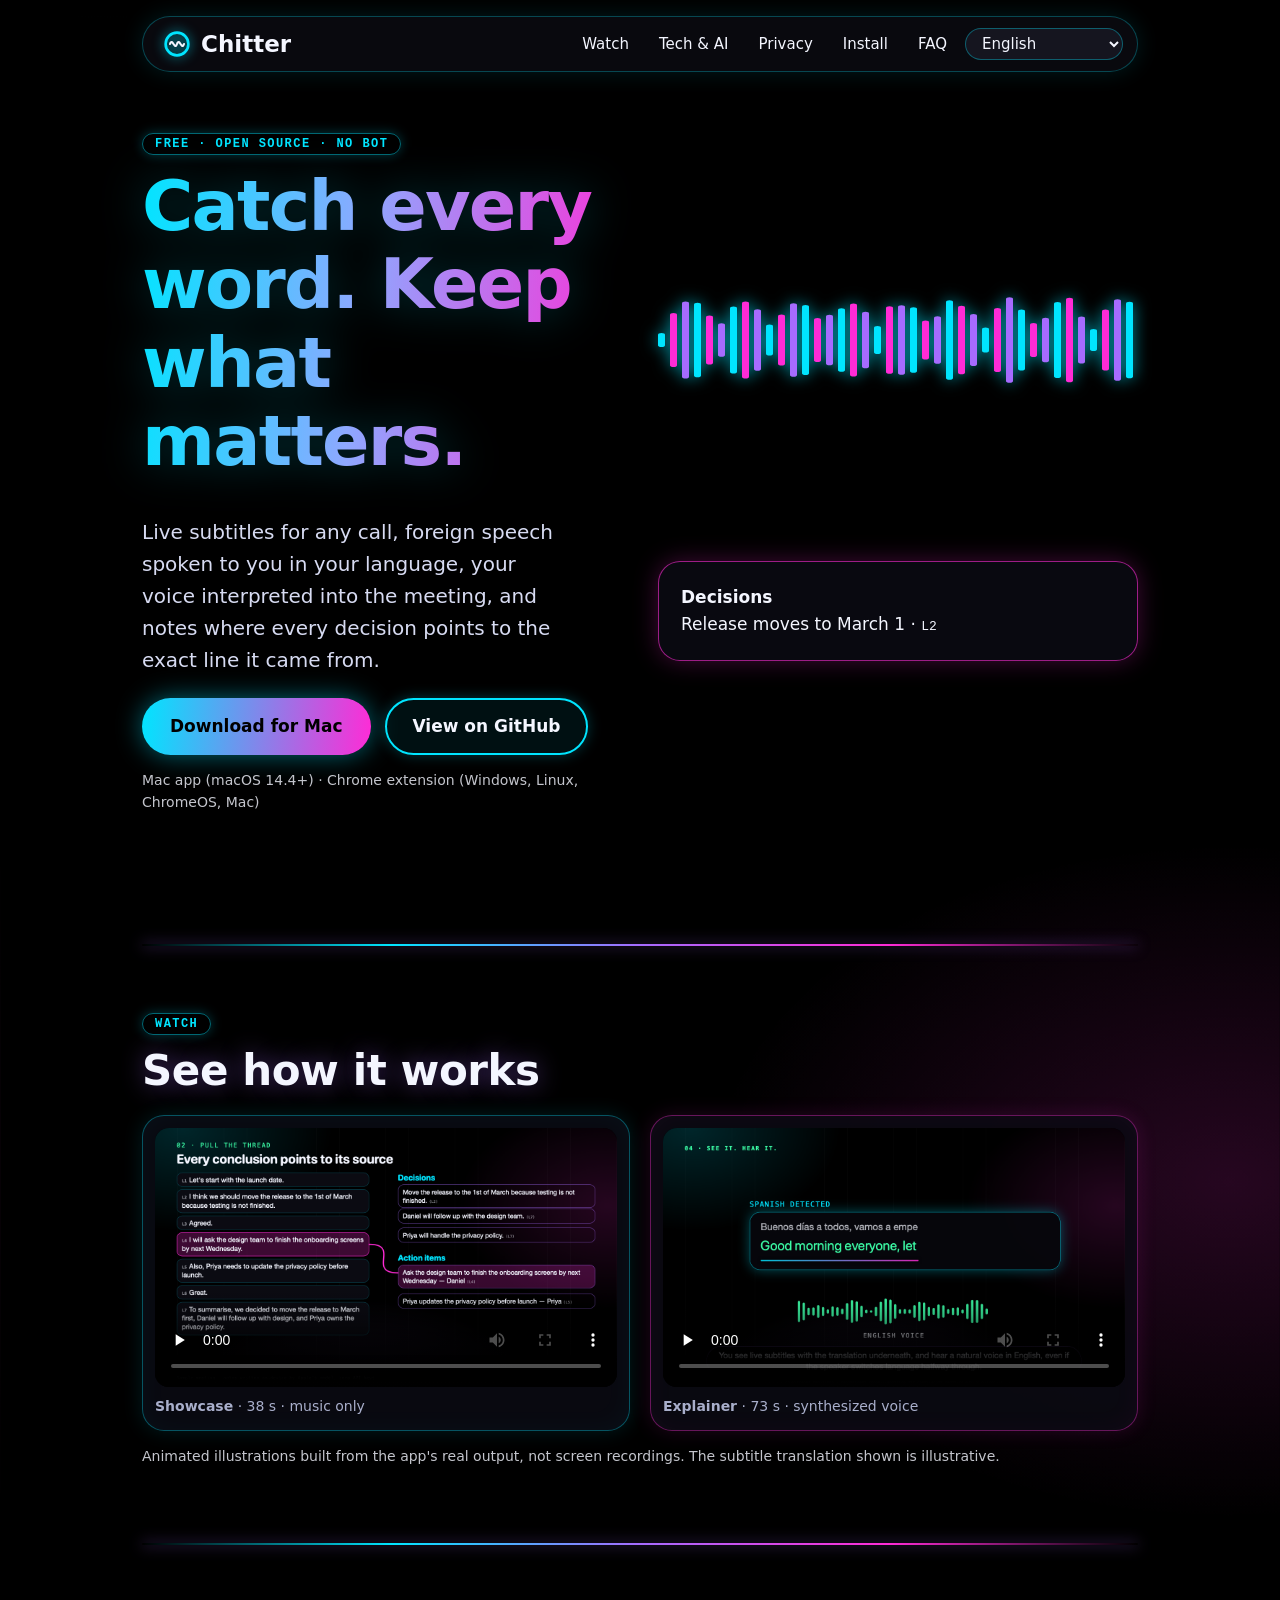
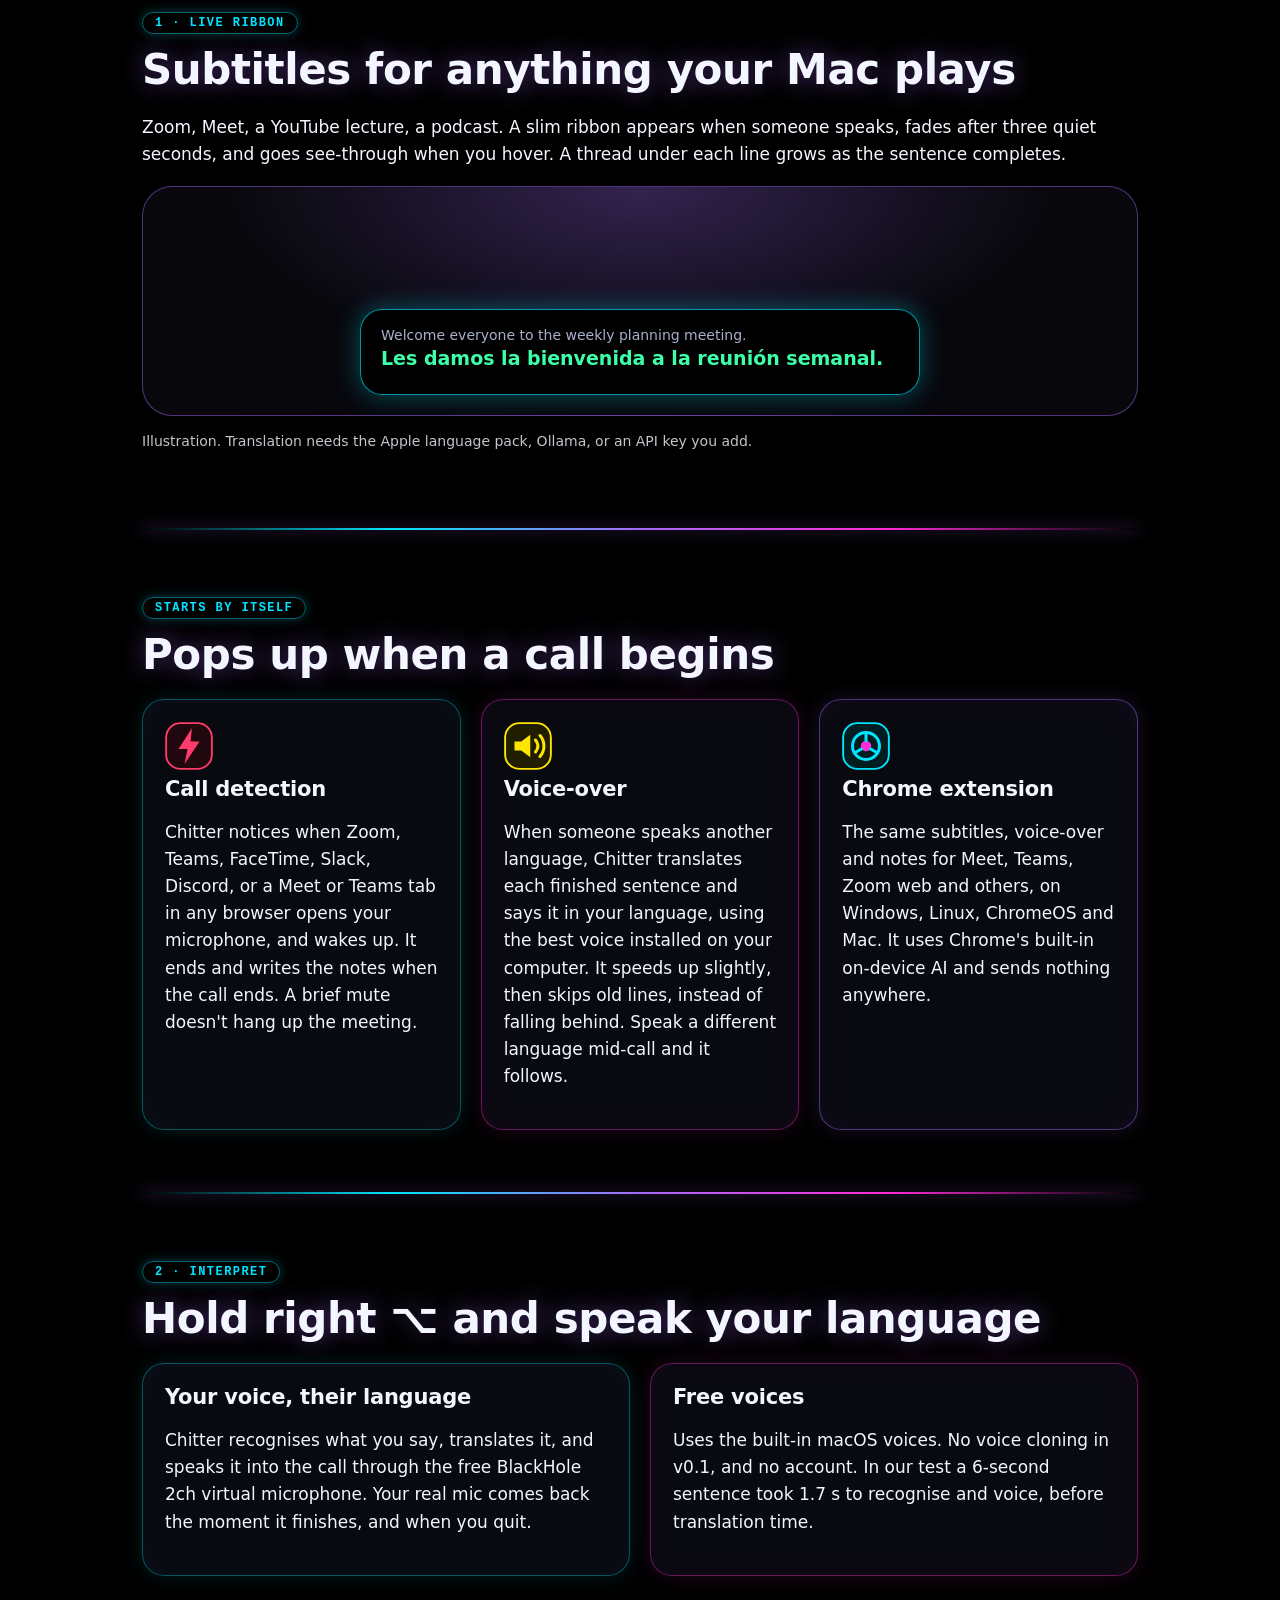
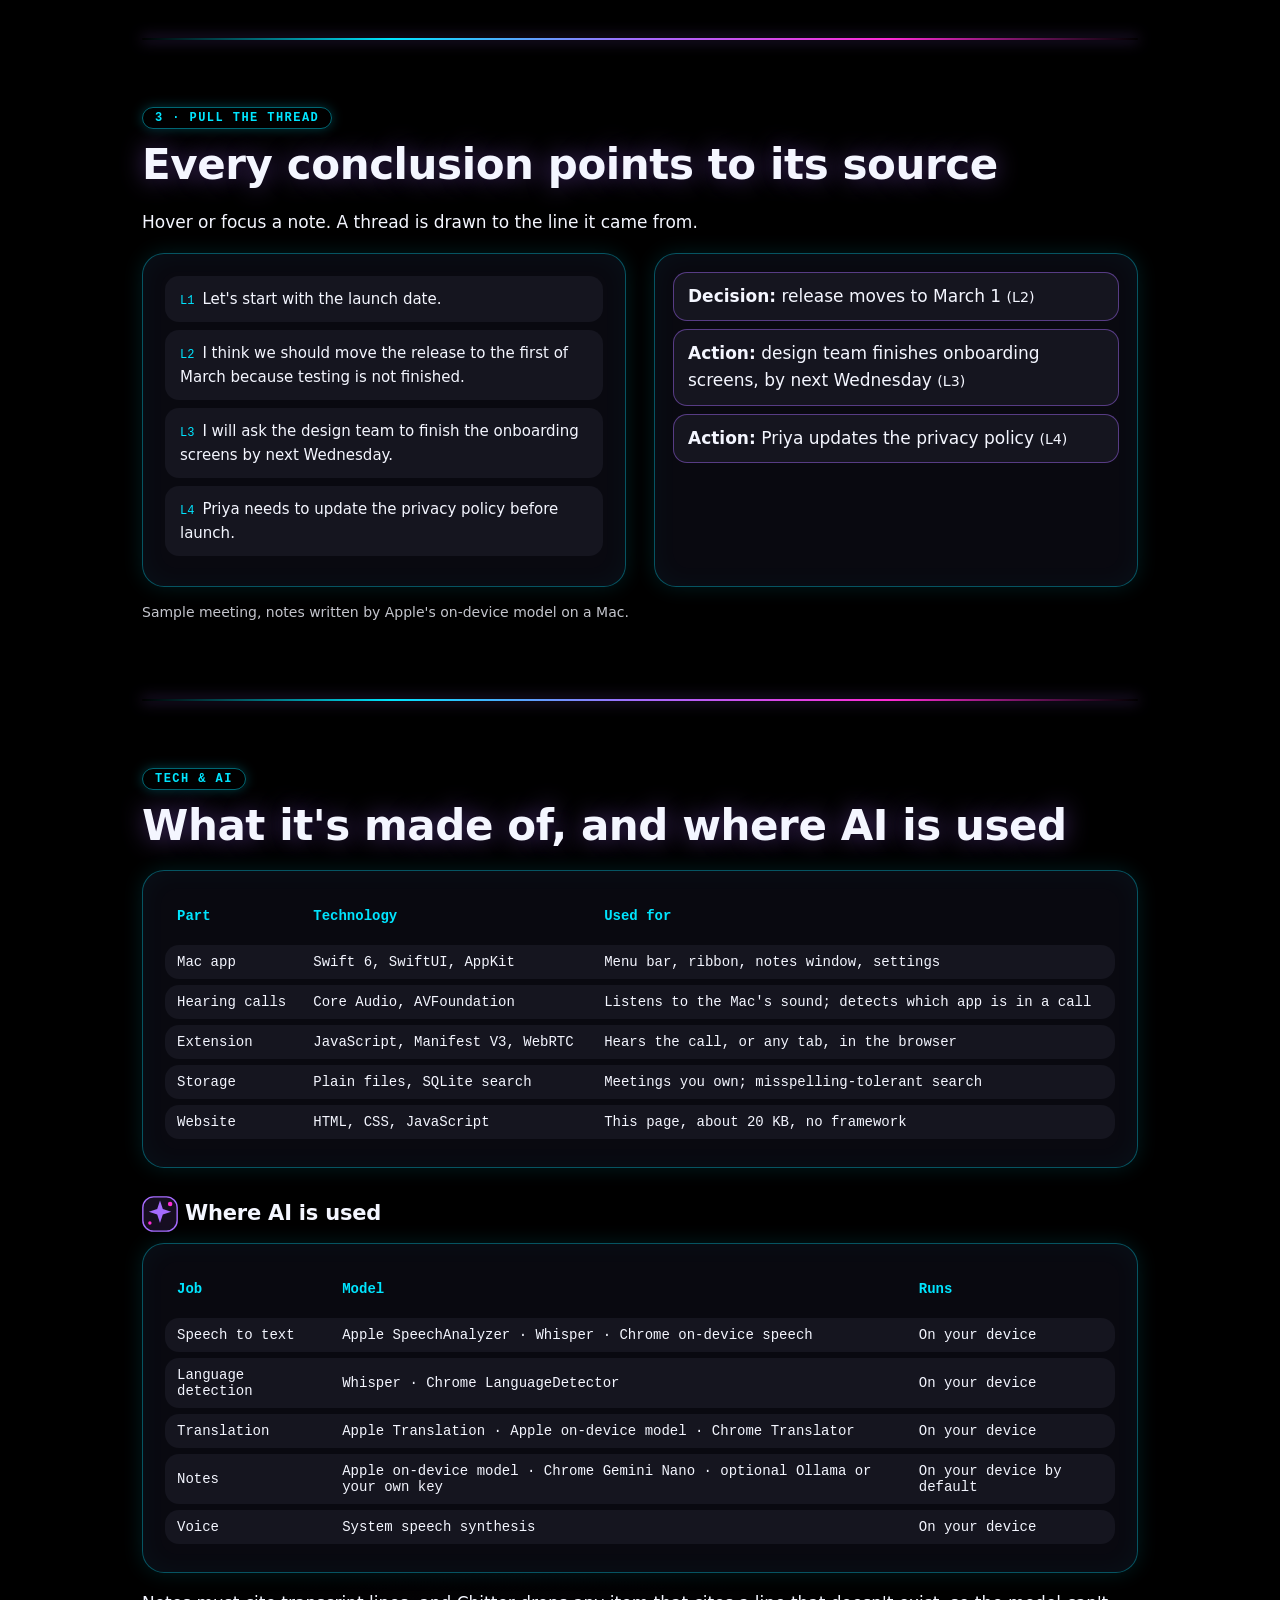
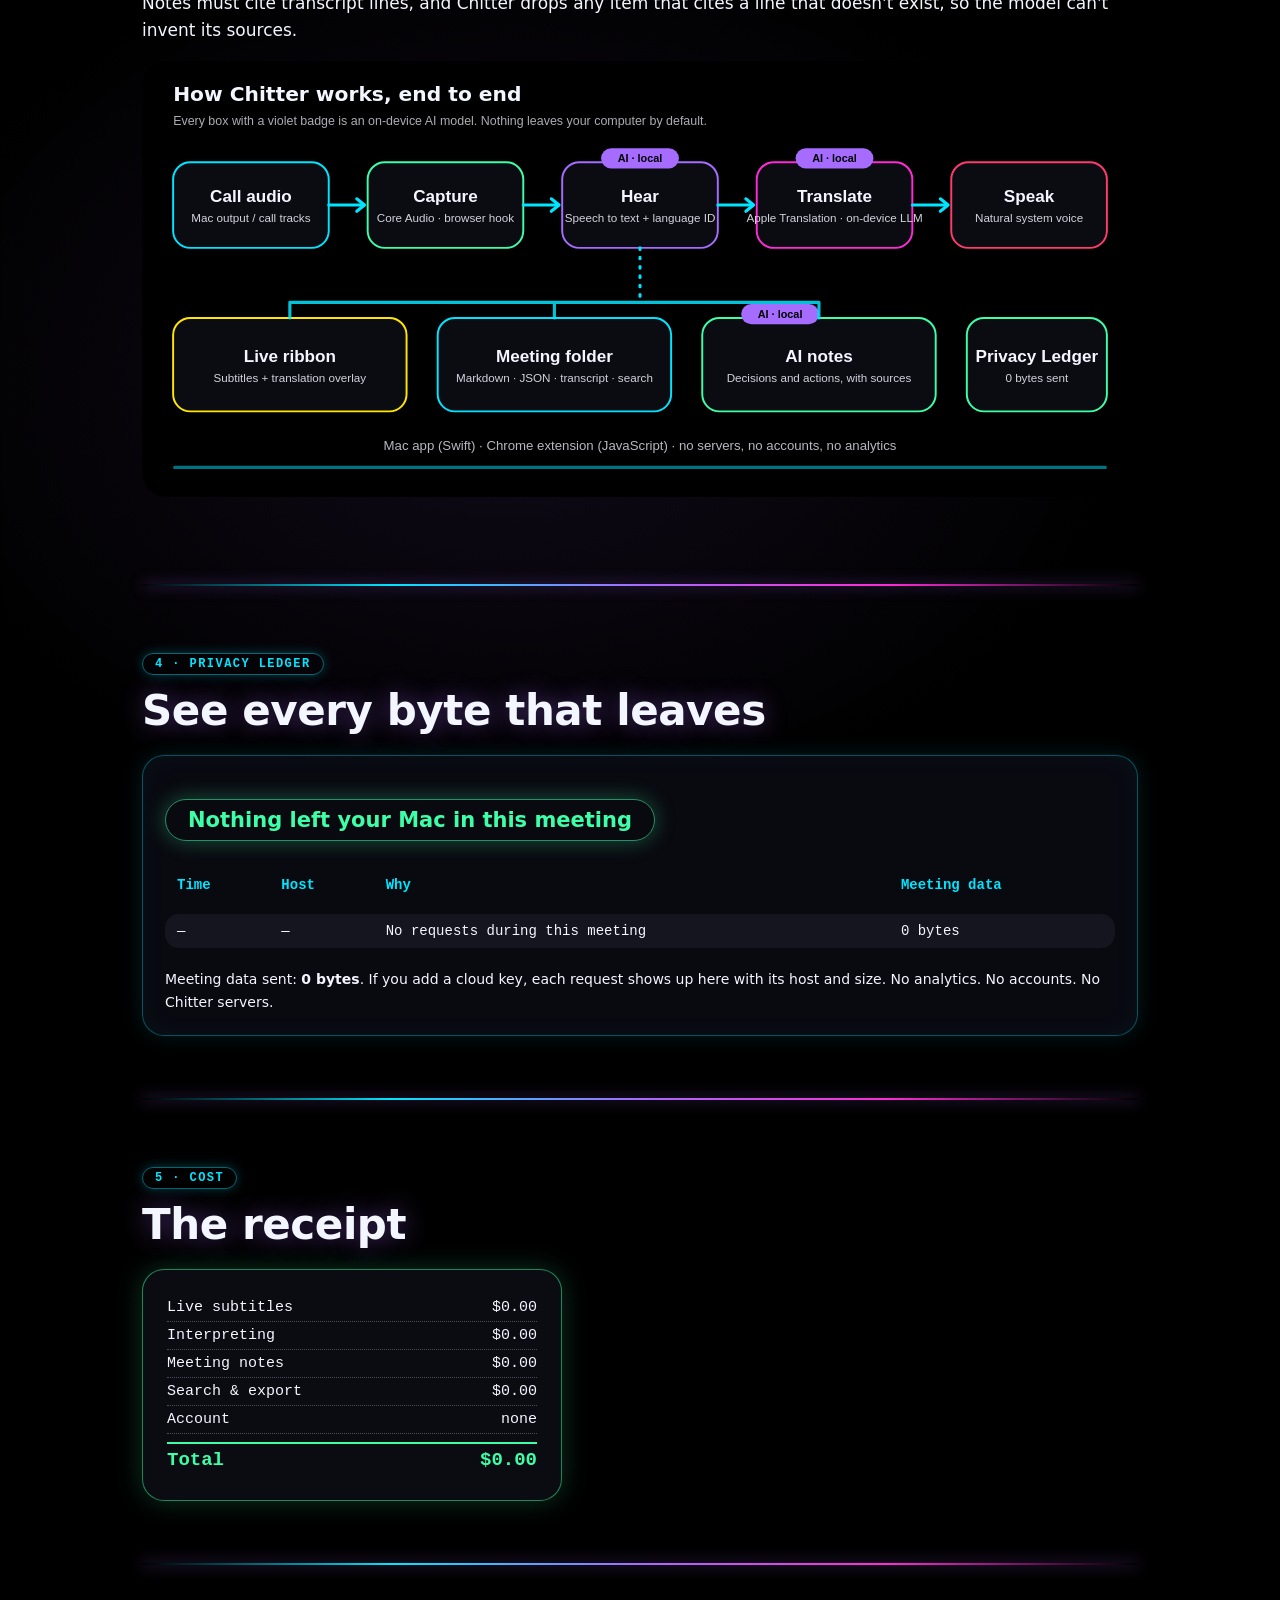
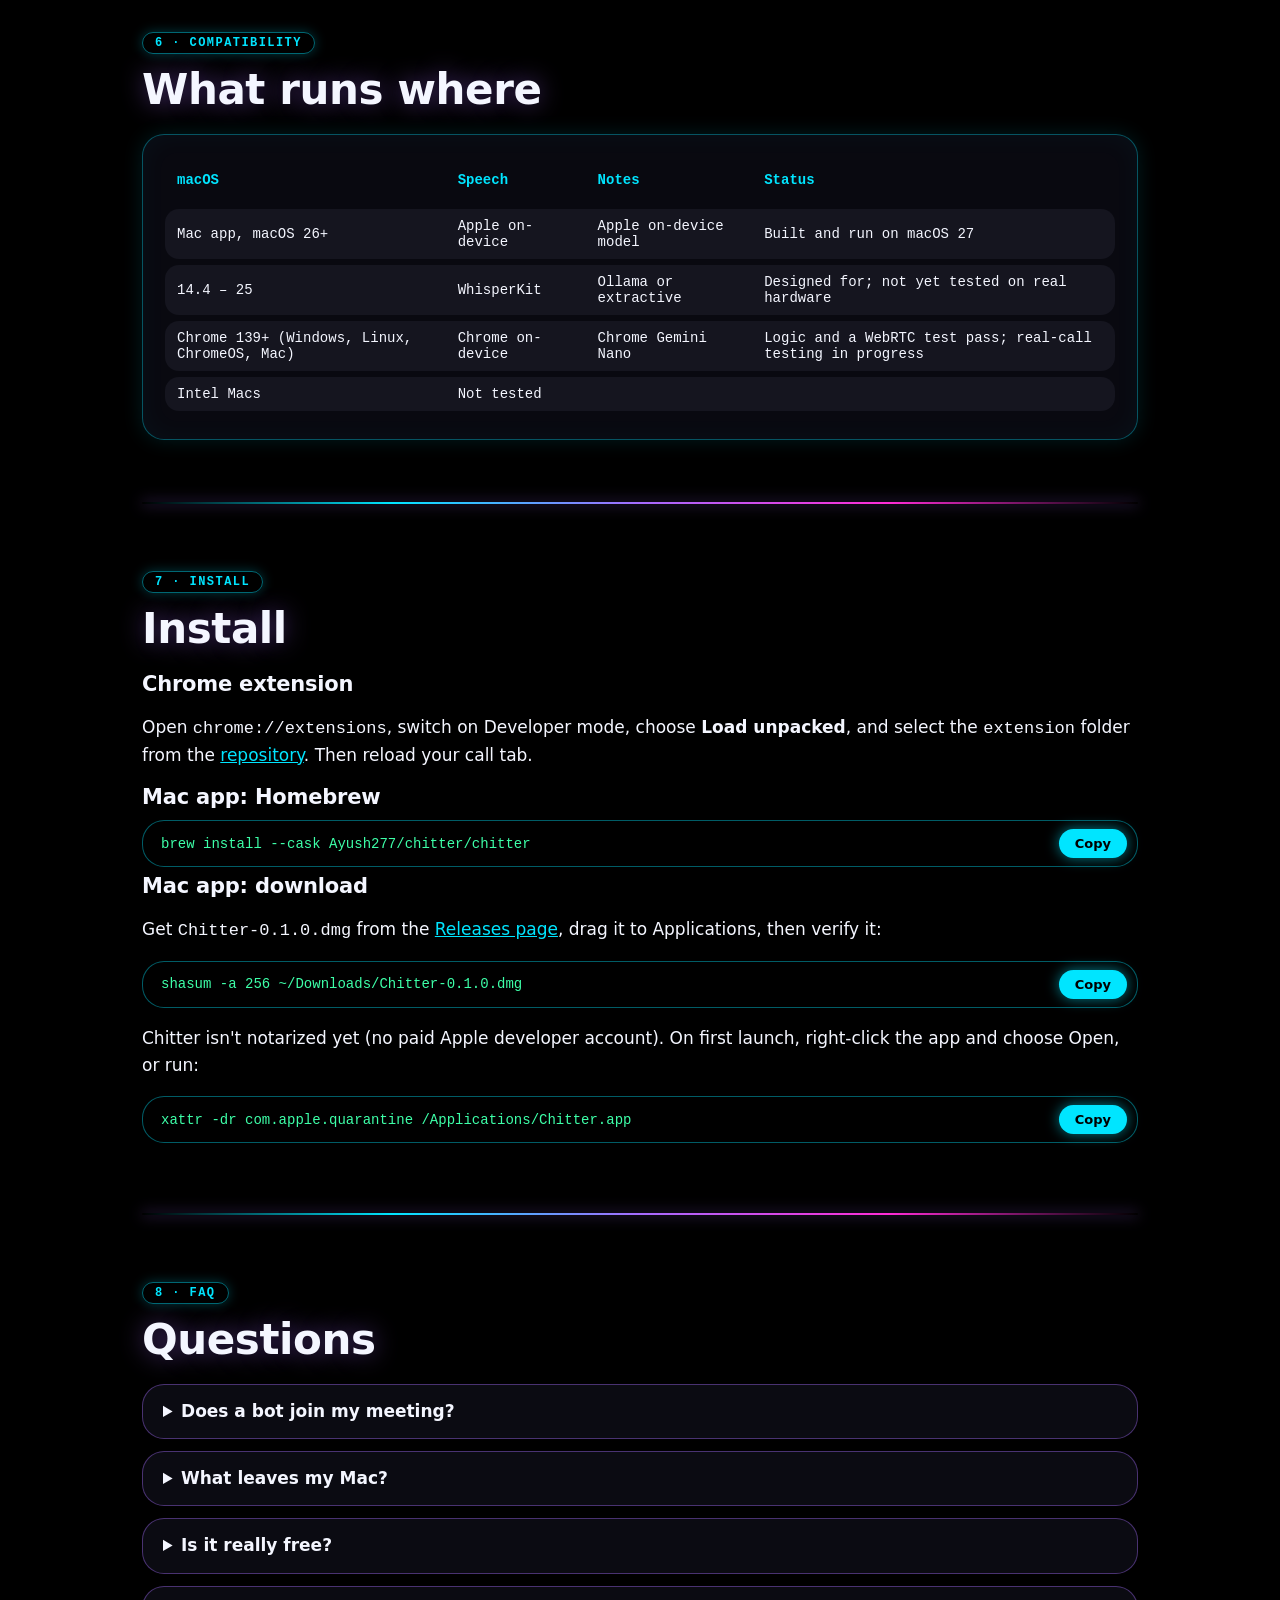
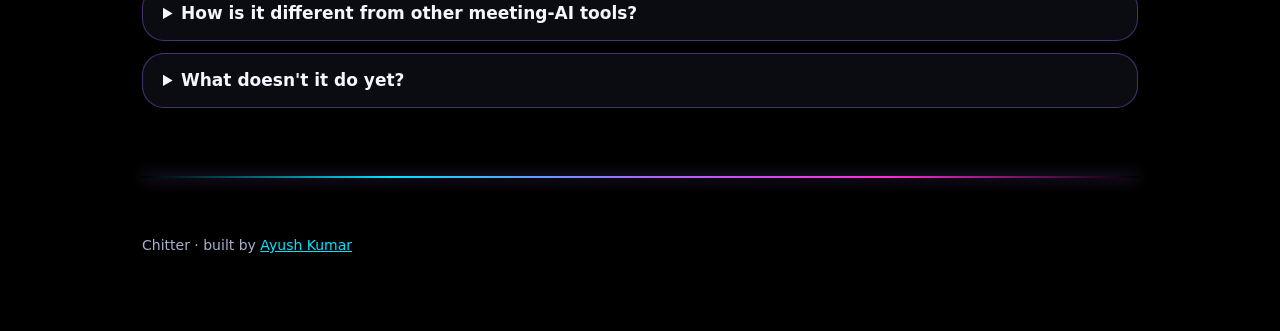
<file: site/index.html>
<!doctype html>
<html lang="en">
<head>
<meta charset="utf-8">
<meta name="viewport" content="width=device-width,initial-scale=1">
<title>Chitter — live subtitles, interpreting and meeting notes for Mac. Free.</title>
<meta name="description" content="Chitter is free, open-source software that shows live subtitles for any call, speaks foreign speech aloud in your language, interprets your voice, and writes notes where every decision links to its source line. Mac app and Chrome extension. Local-first. No bot joins.">
<meta property="og:title" content="Chitter — Catch every word. Keep what matters.">
<meta property="og:description" content="Free, open-source live subtitles, interpreting and AI meeting notes for Mac. Nothing leaves your Mac by default.">
<meta property="og:image" content="og.png"><meta property="og:type" content="website">
<meta name="theme-color" content="#000000">
<meta name="color-scheme" content="dark">
<link rel="icon" href="icon.svg" type="image/svg+xml">
<link rel="stylesheet" href="styles.css">
</head>
<body>
<a class="sr" href="#main">Skip to content</a>
<div class="wrap">
<header>
  <a class="logo" href="#"><svg viewBox="0 0 32 32" aria-hidden="true"><circle cx="16" cy="16" r="13" fill="none" stroke="#00E5FF" stroke-width="3"/><path d="M8 16c3-8 5 8 8 0s5 8 8 0" fill="none" stroke="currentColor" stroke-width="2.4" stroke-linecap="round"/></svg>Chitter</a>
  <nav aria-label="Main">
    <a href="#watch">Watch</a><a href="#stack">Tech &amp; AI</a><a href="#privacy">Privacy</a><a href="#install">Install</a><a href="#faq">FAQ</a>
    <label class="sr" for="lang">Language</label>
    <select id="lang" aria-label="Language"><option value="en" selected>English</option><option value="es" disabled>Español (soon)</option><option value="zh" disabled>中文 (soon)</option><option value="ja" disabled>日本語 (soon)</option></select>
  </nav>
</header>
<main id="main">
<div class="hero">
  <div>
    <p class="tag">Free · open source · no bot</p>
    <h1>Catch every word. Keep what matters.</h1>
    <p class="lede">Live subtitles for any call, foreign speech spoken to you in your language, your voice interpreted into the meeting, and notes where every decision points to the exact line it came from.</p>
    <div class="btns"><a class="btn primary" href="#install">Download for Mac</a><a class="btn ghost" href="https://github.com/Ayush277/chitter">View on GitHub</a></div>
    <p style="font-size:14px;opacity:.8">Mac app (macOS 14.4+) · Chrome extension (Windows, Linux, ChromeOS, Mac)</p>
  </div>
  <div class="art" aria-hidden="true">
    <svg class="wave" viewBox="0 0 240 90" preserveAspectRatio="none"><g id="bars"></g></svg>
    <div class="stitchin"><p>“Let's move the release to March.”</p><p>“Priya will update the privacy policy.”</p><p>“Agreed, first of March.”</p></div>
    <div class="card notescard"><strong>Decisions</strong><br>Release moves to March 1 · <span style="font-family:var(--mono);font-size:13px">L2</span></div>
  </div>
</div>
<hr class="stitch">

<section id="watch" aria-labelledby="watch-h"><p class="tag">Watch</p><h2 id="watch-h">See how it works</h2>
<div class="grid">
<figure class="card vid"><video controls preload="none" poster="media/showcase.png?v=2" aria-label="Chitter showcase video, 38 seconds, music only"><source src="media/showcase.mp4?v=2" type="video/mp4"></video><figcaption><strong>Showcase</strong> · 38 s · music only</figcaption></figure>
<figure class="card vid"><video controls preload="none" poster="media/explainer.png?v=2" aria-label="Chitter explainer video with a synthesized voiceover, 73 seconds"><source src="media/explainer.mp4?v=2" type="video/mp4"></video><figcaption><strong>Explainer</strong> · 73 s · synthesized voice</figcaption></figure></div>
<p style="font-size:14px;opacity:.8">Animated illustrations built from the app's real output, not screen recordings. The subtitle translation shown is illustrative.</p></section>
<hr class="stitch">

<section aria-labelledby="ribbon-h"><p class="tag">1 · Live Ribbon</p><h2 id="ribbon-h">Subtitles for anything your Mac plays</h2>
  <p>Zoom, Meet, a YouTube lecture, a podcast. A slim ribbon appears when someone speaks, fades after three quiet seconds, and goes see-through when you hover. A thread under each line grows as the sentence completes.</p>
  <div class="screen" role="img" aria-label="Animated demo: a subtitle ribbon shows an English sentence with a Spanish translation beneath it"><div class="ribbon"><div class="o">Welcome everyone to the weekly planning meeting.</div><div class="t">Les damos la bienvenida a la reunión semanal.</div><div class="u"></div></div></div>
  <p style="font-size:14px;opacity:.8">Illustration. Translation needs the Apple language pack, Ollama, or an API key you add.</p>
</section>
<hr class="stitch">

<section aria-labelledby="auto-h"><p class="tag">Starts by itself</p><h2 id="auto-h">Pops up when a call begins</h2>
<div class="grid"><div class="card"><img src="img/auto.svg" width="48" height="48" alt=""><h3>Call detection</h3><p>Chitter notices when Zoom, Teams, FaceTime, Slack, Discord, or a Meet or Teams tab in any browser opens your microphone, and wakes up. It ends and writes the notes when the call ends. A brief mute doesn't hang up the meeting.</p></div>
<div class="card"><img src="img/voice.svg" width="48" height="48" alt=""><h3>Voice-over</h3><p>When someone speaks another language, Chitter translates each finished sentence and says it in your language, using the best voice installed on your computer. It speeds up slightly, then skips old lines, instead of falling behind. Speak a different language mid-call and it follows.</p></div>
<div class="card"><img src="img/chrome.svg" width="48" height="48" alt=""><h3>Chrome extension</h3><p>The same subtitles, voice-over and notes for Meet, Teams, Zoom web and others, on Windows, Linux, ChromeOS and Mac. It uses Chrome's built-in on-device AI and sends nothing anywhere.</p></div></div></section>
<hr class="stitch">

<section aria-labelledby="int-h"><p class="tag">2 · Interpret</p><h2 id="int-h">Hold right ⌥ and speak your language</h2>
<div class="grid"><div class="card"><h3>Your voice, their language</h3><p>Chitter recognises what you say, translates it, and speaks it into the call through the free BlackHole 2ch virtual microphone. Your real mic comes back the moment it finishes, and when you quit.</p></div>
<div class="card"><h3>Free voices</h3><p>Uses the built-in macOS voices. No voice cloning in v0.1, and no account. In our test a 6-second sentence took 1.7 s to recognise and voice, before translation time.</p></div></div>
</section>
<hr class="stitch">

<section aria-labelledby="thr-h"><p class="tag">3 · Pull the Thread</p><h2 id="thr-h">Every conclusion points to its source</h2>
<p>Hover or focus a note. A thread is drawn to the line it came from.</p>
<div class="thread" id="thread">
  <div class="lines card" id="lines">
    <p data-l="1"><b>L1</b>Let's start with the launch date.</p>
    <p data-l="2"><b>L2</b>I think we should move the release to the first of March because testing is not finished.</p>
    <p data-l="3"><b>L3</b>I will ask the design team to finish the onboarding screens by next Wednesday.</p>
    <p data-l="4"><b>L4</b>Priya needs to update the privacy policy before launch.</p>
  </div>
  <ul class="items card" id="items" aria-label="Notes">
    <li tabindex="0" data-lines="2"><strong>Decision:</strong> release moves to March 1 <small>(L2)</small></li>
    <li tabindex="0" data-lines="3"><strong>Action:</strong> design team finishes onboarding screens, by next Wednesday <small>(L3)</small></li>
    <li tabindex="0" data-lines="4"><strong>Action:</strong> Priya updates the privacy policy <small>(L4)</small></li>
  </ul>
  <svg id="threadsvg" aria-hidden="true"><path id="tpath" pathLength="1" d=""/></svg>
</div>
<p style="font-size:14px;opacity:.8">Sample meeting, notes written by Apple's on-device model on a Mac.</p>
</section>
<hr class="stitch">

<section id="stack" aria-labelledby="stack-h"><p class="tag">Tech &amp; AI</p><h2 id="stack-h">What it's made of, and where AI is used</h2>
<div class="card" style="overflow-x:auto"><table><caption class="sr">Technology and where it is used</caption><thead><tr><th>Part</th><th>Technology</th><th>Used for</th></tr></thead><tbody>
<tr><td>Mac app</td><td>Swift 6, SwiftUI, AppKit</td><td>Menu bar, ribbon, notes window, settings</td></tr>
<tr><td>Hearing calls</td><td>Core Audio, AVFoundation</td><td>Listens to the Mac's sound; detects which app is in a call</td></tr>
<tr><td>Extension</td><td>JavaScript, Manifest V3, WebRTC</td><td>Hears the call, or any tab, in the browser</td></tr>
<tr><td>Storage</td><td>Plain files, SQLite search</td><td>Meetings you own; misspelling-tolerant search</td></tr>
<tr><td>Website</td><td>HTML, CSS, JavaScript</td><td>This page, about 20 KB, no framework</td></tr></tbody></table></div>
<h3 style="margin-top:28px"><img src="img/ai.svg" width="36" height="36" alt="" style="vertical-align:middle"> Where AI is used</h3>
<div class="card" style="overflow-x:auto"><table><caption class="sr">AI components</caption><thead><tr><th>Job</th><th>Model</th><th>Runs</th></tr></thead><tbody>
<tr><td>Speech to text</td><td>Apple SpeechAnalyzer · Whisper · Chrome on-device speech</td><td>On your device</td></tr>
<tr><td>Language detection</td><td>Whisper · Chrome LanguageDetector</td><td>On your device</td></tr>
<tr><td>Translation</td><td>Apple Translation · Apple on-device model · Chrome Translator</td><td>On your device</td></tr>
<tr><td>Notes</td><td>Apple on-device model · Chrome Gemini Nano · optional Ollama or your own key</td><td>On your device by default</td></tr>
<tr><td>Voice</td><td>System speech synthesis</td><td>On your device</td></tr></tbody></table></div>
<p>Notes must cite transcript lines, and Chitter drops any item that cites a line that doesn't exist, so the model can't invent its sources.</p>
<p><img src="img/architecture.svg" alt="Architecture diagram: call audio, capture, hear, translate, speak, with notes, meeting folder and privacy ledger" style="width:100%;height:auto;border-radius:22px"></p></section>
<hr class="stitch">

<section id="privacy" aria-labelledby="priv-h"><p class="tag">4 · Privacy Ledger</p><h2 id="priv-h">See every byte that leaves</h2>
<div class="card"><p class="banner">Nothing left your Mac in this meeting</p>
<table><caption class="sr">Example privacy ledger</caption><thead><tr><th>Time</th><th>Host</th><th>Why</th><th>Meeting data</th></tr></thead>
<tbody><tr><td>—</td><td>—</td><td>No requests during this meeting</td><td>0 bytes</td></tr></tbody></table>
<p style="font-size:14px;margin-bottom:0">Meeting data sent: <strong>0 bytes</strong>. If you add a cloud key, each request shows up here with its host and size. No analytics. No accounts. No Chitter servers.</p></div>
</section>
<hr class="stitch">

<section aria-labelledby="cost-h"><p class="tag">5 · Cost</p><h2 id="cost-h">The receipt</h2>
<div class="receipt" role="img" aria-label="Receipt: all items zero dollars, total 0 dollars 00 cents">
<div><span>Live subtitles</span><span>$0.00</span></div><div><span>Interpreting</span><span>$0.00</span></div><div><span>Meeting notes</span><span>$0.00</span></div><div><span>Search &amp; export</span><span>$0.00</span></div><div><span>Account</span><span>none</span></div>
<div class="total"><span>Total</span><span>$0.00</span></div></div>
</section>
<hr class="stitch">

<section aria-labelledby="cmp-h"><p class="tag">6 · Compatibility</p><h2 id="cmp-h">What runs where</h2>
<div class="card" style="overflow-x:auto"><table><caption class="sr">Compatibility</caption><thead><tr><th>macOS</th><th>Speech</th><th>Notes</th><th>Status</th></tr></thead><tbody>
<tr><td>Mac app, macOS 26+</td><td>Apple on-device</td><td>Apple on-device model</td><td>Built and run on macOS 27</td></tr>
<tr><td>14.4 – 25</td><td>WhisperKit</td><td>Ollama or extractive</td><td>Designed for; not yet tested on real hardware</td></tr>
<tr><td>Chrome 139+ (Windows, Linux, ChromeOS, Mac)</td><td>Chrome on-device</td><td>Chrome Gemini Nano</td><td>Logic and a WebRTC test pass; real-call testing in progress</td></tr>
<tr><td>Intel Macs</td><td colspan="3">Not tested</td></tr></tbody></table></div>
</section>
<hr class="stitch">

<section id="install" aria-labelledby="inst-h"><p class="tag">7 · Install</p><h2 id="inst-h">Install</h2>
<h3>Chrome extension</h3>
<p>Open <code>chrome://extensions</code>, switch on Developer mode, choose <strong>Load unpacked</strong>, and select the <code>extension</code> folder from the <a href="https://github.com/Ayush277/chitter">repository</a>. Then reload your call tab.</p>
<h3>Mac app: Homebrew</h3>
<div class="copy"><code>brew install --cask Ayush277/chitter/chitter</code><button type="button" data-copy="brew install --cask Ayush277/chitter/chitter">Copy</button></div>
<h3>Mac app: download</h3>
<p>Get <code>Chitter-0.1.0.dmg</code> from the <a href="https://github.com/Ayush277/chitter/releases">Releases page</a>, drag it to Applications, then verify it:</p>
<div class="copy"><code>shasum -a 256 ~/Downloads/Chitter-0.1.0.dmg</code><button type="button" data-copy="shasum -a 256 ~/Downloads/Chitter-0.1.0.dmg">Copy</button></div>
<p>Chitter isn't notarized yet (no paid Apple developer account). On first launch, right-click the app and choose Open, or run:</p>
<div class="copy"><code>xattr -dr com.apple.quarantine /Applications/Chitter.app</code><button type="button" data-copy="xattr -dr com.apple.quarantine /Applications/Chitter.app">Copy</button></div>
</section>
<hr class="stitch">

<section id="faq" aria-labelledby="faq-h"><p class="tag">8 · FAQ</p><h2 id="faq-h">Questions</h2>
<details><summary>Does a bot join my meeting?</summary><p>No. Chitter listens to your Mac's audio output directly. Tell people you're transcribing; laws differ and many places require everyone's consent.</p></details>
<details><summary>What leaves my Mac?</summary><p>By default, nothing about your meetings. If you add a cloud API key, transcript text (never audio) goes to that provider, and the Privacy Ledger lists each request.</p></details>
<details><summary>Is it really free?</summary><p>Yes. Speech, translation and notes use on-device tools. Optional cloud providers are bring-your-own-key; free tiers may rate-limit and Chitter then falls back to the next engine.</p></details>
<details><summary>How is it different from other meeting-AI tools?</summary><p>No bot joins, nothing leaves your device by default, notes cite the transcript line they came from, foreign speech is spoken aloud in your language, and meetings are plain files you can open in Obsidian. A Privacy Ledger lists every network request.</p></details>
<details><summary>What doesn't it do yet?</summary><p>No paid voice cloning (the Mac app can use your macOS Personal Voice, which hasn't been tested yet), no speaker names, no cloud sync, and no native Windows app (the Chrome extension covers browser calls on Windows). The Mac app's live subtitles work on audio the Mac plays; testing in real calls, and of the extension, is still in progress. Everything unverified is listed in the repository's progress log.</p></details>
</section>
</main>
<footer><hr class="stitch" style="margin-top:0"><p>Chitter · built by <a href="https://github.com/Ayush277">Ayush Kumar</a></p></footer>
</div>
<script src="app.js" defer></script>
</body>
</html>
</file>
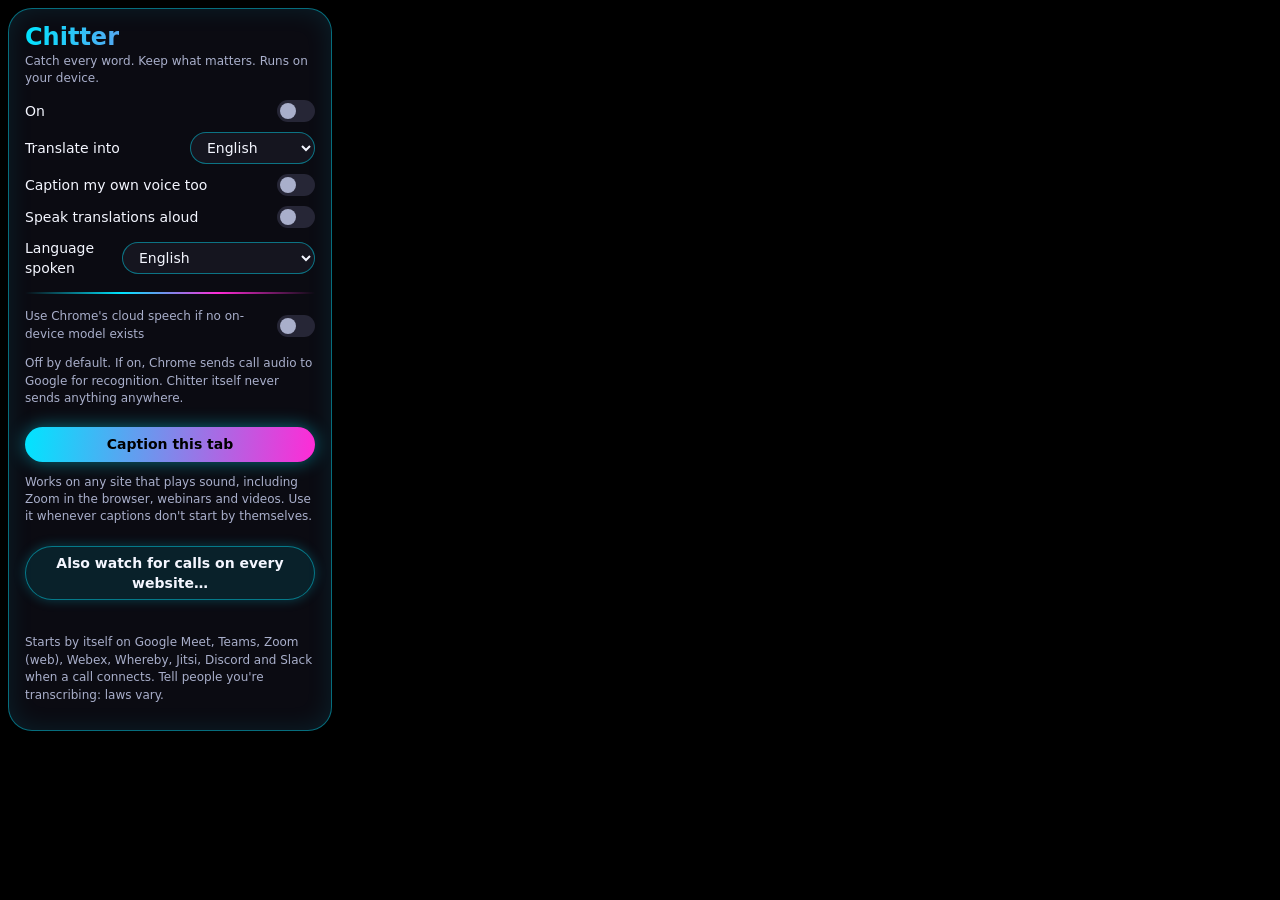
<file: extension/popup.html>
<!doctype html><html lang="en"><meta charset="utf-8"><title>Chitter</title>
<style>
:root{color-scheme:dark}
body{margin:0;width:340px;font:14px/1.45 system-ui,-apple-system,"Segoe UI",Roboto,sans-serif;background:#000;color:#F4F6FF}
main{margin:8px;padding:14px 16px;border:1.5px solid rgba(0,229,255,.45);border-radius:24px;background:#0B0B12;box-shadow:inset 0 0 26px rgba(0,229,255,.1)}
h1{font:800 24px ui-rounded,system-ui,sans-serif;margin:0 0 2px;background:linear-gradient(95deg,#00E5FF,#FF2BD6);-webkit-background-clip:text;background-clip:text;color:transparent}
p.s{margin:0 0 12px;color:#A9AFCB;font-size:12px}
label{display:flex;justify-content:space-between;align-items:center;gap:10px;margin:10px 0}
select,button{font:inherit;color:#F4F6FF;background:#15151F;border:1px solid rgba(0,229,255,.45);border-radius:999px;padding:6px 12px}
input[type=checkbox]{appearance:none;flex:none;width:38px;height:22px;margin:0;border-radius:999px;background:#262636;position:relative;cursor:pointer;transition:background .15s}
input[type=checkbox]::before{content:"";position:absolute;top:3px;left:3px;width:16px;height:16px;border-radius:50%;background:#A9AFCB;transition:transform .15s}
input[type=checkbox]:checked{background:#00E5FF;box-shadow:0 0 12px rgba(0,229,255,.65)}
input[type=checkbox]:checked::before{transform:translateX(16px);background:#000}
button.p{width:100%;margin-top:8px;cursor:pointer;font-weight:700;background:rgba(0,229,255,.1);box-shadow:0 0 12px rgba(0,229,255,.25)}
#tabaudio{background:linear-gradient(95deg,#00E5FF,#FF2BD6) border-box;border-color:transparent;color:#000;box-shadow:0 0 18px rgba(0,229,255,.45)}
hr{border:0;height:2px;border-radius:999px;background:linear-gradient(90deg,transparent,#00E5FF,#FF2BD6,transparent);margin:14px 0}
.warn{font-size:12px;color:#A9AFCB}#msg{font-size:12px;margin-top:6px;min-height:16px;color:#3DFFA8}
:focus-visible{outline:3px solid #00E5FF;outline-offset:2px}
@media (prefers-reduced-motion:reduce){*{transition:none!important}}
</style>
<main>
<h1>Chitter</h1><p class="s">Catch every word. Keep what matters. Runs on your device.</p>
<label>On <input type="checkbox" id="enabled" aria-label="Chitter on"></label>
<label>Translate into <select id="target" aria-label="Translate into"></select></label>
<label>Caption my own voice too <input type="checkbox" id="captionMe"></label>
<label>Speak translations aloud <input type="checkbox" id="dub"></label>
<label>Language spoken <select id="sourceLang" aria-label="Language being spoken"></select></label>
<hr>
<label class="warn">Use Chrome's cloud speech if no on-device model exists <input type="checkbox" id="cloud"></label>
<p class="warn">Off by default. If on, Chrome sends call audio to Google for recognition. Chitter itself never sends anything anywhere.</p>
<button class="p" id="tabaudio">Caption this tab</button>
<p class="warn">Works on any site that plays sound, including Zoom in the browser, webinars and videos. Use it whenever captions don't start by themselves.</p>
<button class="p" id="allsites">Also watch for calls on every website…</button>
<div id="msg" role="status"></div>
<p class="warn">Starts by itself on Google Meet, Teams, Zoom (web), Webex, Whereby, Jitsi, Discord and Slack when a call connects. Tell people you're transcribing: laws vary.</p>
</main><script src="core.js"></script><script src="popup.js"></script>
</file>
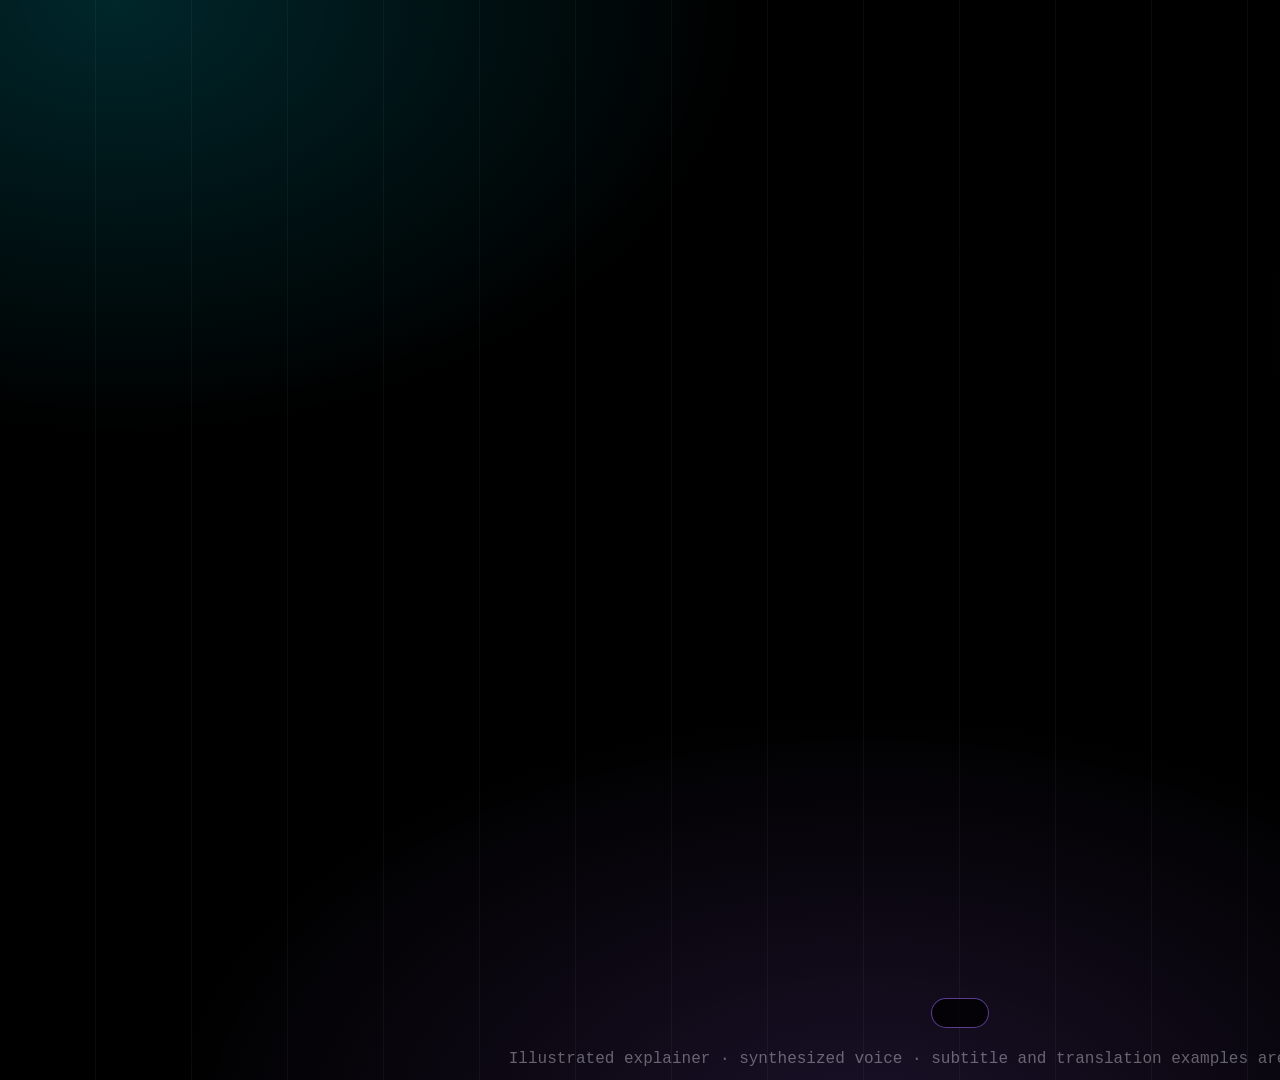
<file: video/explainer.template.html>
<!doctype html>
<html><head><meta charset="utf-8">
<style>
html,body{margin:0;width:1920px;height:1080px;overflow:hidden;background:#000000}
#root{position:relative;width:1920px;height:1080px;overflow:hidden;background:#000000;color:#F4F6FF;font-family:"Helvetica Neue",Arial,sans-serif}
.abs{position:absolute}.serif{font-family:ui-rounded,"SF Pro Rounded",system-ui,sans-serif}.mono{font-family:Menlo,Courier,monospace}
.warp{position:absolute;inset:0;background-image:repeating-linear-gradient(90deg,transparent 0 95px,rgba(244,246,255,.045) 95px 96px)}
.scene{position:absolute;inset:0;display:none}
.tile{position:absolute;width:420px;height:250px;border-radius:22px;background:#0B0B12;box-shadow:0 20px 50px rgba(0,0,0,.4);overflow:hidden}
.av{position:absolute;left:50%;top:44%;width:110px;height:110px;margin:-55px 0 0 -55px;border-radius:50%;display:grid;place-items:center;font:700 52px ui-rounded,system-ui,sans-serif;color:#000000}
.nm{position:absolute;left:16px;bottom:12px;font-size:20px;opacity:.85}
.bub{position:absolute;padding:14px 22px;border-radius:22px;background:#F4F6FF;color:#000000;font-size:30px;white-space:nowrap;box-shadow:0 12px 30px rgba(0,0,0,.4)}
.node{position:absolute;width:150px;height:150px;border-radius:50%;border:5px solid rgba(244,246,255,.28);display:grid;place-items:center;font-size:56px;background:#0B0B12}
.lab{position:absolute;width:300px;text-align:center;font-size:28px;font-weight:700}
.smp{position:absolute;width:300px;text-align:center;font:26px ui-rounded,system-ui,sans-serif}
.row{position:absolute;left:150px;width:760px;padding:10px 16px 10px 20px;font-size:27px;line-height:1.3;border-left:5px solid #00E5FF;border-radius:4px;box-sizing:border-box}
.row b{font:600 16px Menlo,monospace;opacity:.6;margin-right:10px}
.item{position:absolute;left:1000px;width:760px;padding:12px 18px;font-size:26px;line-height:1.3;border-radius:10px;border:1.5px solid rgba(244,246,255,.22);box-sizing:border-box}
.item small{font:15px Menlo,monospace;opacity:.6;margin-left:8px}
.h{position:absolute;font:700 32px ui-rounded,system-ui,sans-serif;color:#00E5FF}
.tag{position:absolute;font:600 24px Menlo,monospace;letter-spacing:4px;color:#3DFFA8}
#cap{position:absolute;left:0;width:1920px;bottom:48px;text-align:center}
#cap span{display:inline-block;max-width:1500px;background:rgba(0,0,0,.78);padding:14px 28px;border-radius:16px;font-size:34px;line-height:1.35}

/* neon night: black stage, neon edges, rounded everything */
#root{background:radial-gradient(900px 620px at 6% 0,rgba(0,229,255,.17),transparent 70%),radial-gradient(900px 620px at 98% 30%,rgba(255,43,214,.15),transparent 70%),radial-gradient(1000px 600px at 45% 105%,rgba(166,107,255,.16),transparent 70%),#000!important}
.tile{border:2px solid rgba(0,229,255,.45);border-radius:38px!important}
.row{border:2px solid rgba(0,229,255,.28);border-radius:24px!important;background:#0B0B12}
.item{border:2px solid rgba(166,107,255,.55)!important;border-radius:24px!important}
.node{box-shadow:0 0 22px rgba(0,229,255,.2)}
#rib,#rib2{border:2px solid rgba(0,229,255,.7)!important;border-radius:44px!important;box-shadow:0 0 60px rgba(0,229,255,.35)!important}
#s4 .abs[style*="width:1200px"]{border:2px solid rgba(0,229,255,.7)!important;border-radius:44px!important;box-shadow:0 0 60px rgba(0,229,255,.35)!important}
#s2 .abs[style*="width:1500px;height:560px"]{border:2px solid rgba(166,107,255,.6);border-radius:48px!important;box-shadow:0 0 70px rgba(166,107,255,.28)!important}
#mac{border:2px solid rgba(166,107,255,.7)!important;border-radius:40px!important;box-shadow:0 0 70px rgba(166,107,255,.28)}
#s4card,#card6{border:2px solid rgba(61,255,168,.65);border-radius:48px!important;box-shadow:0 0 70px rgba(61,255,168,.25)!important}
#rc{border:2px solid rgba(61,255,168,.65);border-radius:40px;box-shadow:0 0 60px rgba(61,255,168,.22)!important}
#toast{border:2px solid #FF2BD6!important;border-radius:36px!important;box-shadow:0 0 50px rgba(255,43,214,.35)!important}
#d1{border:2px solid rgba(0,229,255,.65);border-radius:40px!important;box-shadow:0 0 50px rgba(0,229,255,.25)!important}
#d2{border:2px solid rgba(255,43,214,.65);border-radius:40px!important;box-shadow:0 0 50px rgba(255,43,214,.25)!important}
.bub{box-shadow:0 0 30px rgba(0,229,255,.5)!important;border-radius:999px!important}
#cap span{border:1.5px solid rgba(166,107,255,.55);border-radius:999px!important}
#ul,#ul4{background:linear-gradient(90deg,#00E5FF,#FF2BD6)!important;border-radius:999px;box-shadow:0 0 16px #00E5FF}
#t1,#e1,#t7{background:linear-gradient(95deg,#00E5FF,#FF2BD6);-webkit-background-clip:text;background-clip:text;color:transparent;font-weight:800}
#logo,#logo7{filter:drop-shadow(0 0 18px rgba(0,229,255,.8))}
</style></head>
<body><div id="root"><div class="warp"></div>

<!-- 0 problem -->
<div id="s0" class="scene">
  <div class="tag" style="left:90px;top:70px">A CALL IN ANOTHER LANGUAGE</div>
</div>
<!-- 1 listens -->
<div id="s1" class="scene">
  <div class="tag" style="left:90px;top:70px">01 · IT LISTENS TO YOUR MAC</div>
  <div class="abs" id="mac" style="left:260px;top:210px;width:1400px;height:640px;border-radius:26px;background:#07070C;border:3px solid rgba(244,246,255,.2)">
    <div class="abs" style="left:0;top:0;width:1400px;height:46px;border-radius:24px 24px 0 0;background:rgba(244,246,255,.1)"></div>
    <div class="abs mono" style="left:24px;top:10px;font-size:20px;opacity:.7"> Zoom   Meet   YouTube</div>
    <div class="abs" id="mbicon" style="left:1318px;top:6px;width:34px;height:34px"><svg viewBox="0 0 32 32" width="34" height="34"><circle cx="16" cy="16" r="12.5" fill="none" stroke="#00E5FF" stroke-width="2.6"/><path d="M8 16c3-8 5 8 8 0s5 8 8 0" fill="none" stroke="#F4F6FF" stroke-width="2.4" stroke-linecap="round"/></svg></div>
    <svg class="abs" id="spk" style="left:140px;top:190px" width="200" height="200" viewBox="0 0 24 24"><path d="M4 9v6h4l5 4V5L8 9z" fill="#F4F6FF"/></svg>
    <svg class="abs" id="waves" style="left:350px;top:210px" width="700" height="160"></svg>
    <div class="abs serif" id="nobot" style="left:830px;top:380px;width:480px;text-align:center;font-size:44px;color:#00E5FF">no bot joins<br>your meeting</div>
    <svg class="abs" id="bot" style="left:1010px;top:420px;display:none" width="1" height="1"></svg>
  </div>
</div>
<!-- 2 detects -->
<div id="s2" class="scene">
  <div class="tag" style="left:90px;top:70px">02 · IT WAKES UP BY ITSELF</div>
  <div class="abs" style="left:0;top:0;width:1920px;height:56px;background:rgba(244,246,255,.1)"></div>
  <div class="abs" id="apps"></div>
  <div class="abs" id="toast" style="left:1220px;top:90px;width:620px;padding:22px 26px;border-radius:20px;background:#0B0B12;border-left:8px solid #00E5FF;box-shadow:0 20px 50px rgba(0,0,0,.5)">
    <div class="serif" style="font-size:36px;font-weight:700">Call detected</div>
    <div id="toastsub" style="font-size:26px;opacity:.8;margin-top:6px">Zoom is using the microphone</div></div>
  <div class="abs" id="rib2" style="left:360px;top:760px;width:1200px;padding:24px 34px;border-radius:24px;background:rgba(6,6,12,.95);box-shadow:0 20px 60px rgba(0,0,0,.5);border:1px solid rgba(244,246,255,.15)">
    <div style="display:flex;gap:18px;align-items:center"><div class="serif" style="width:42px;height:42px;border-radius:21px;background:#00E5FF;color:#000000;text-align:center;line-height:42px;font-weight:700;font-size:24px">A</div><div style="font-size:34px;opacity:.75">Subtitles are on…</div></div>
    <div style="height:5px;background:#00E5FF;margin-top:14px;width:40%"></div></div>
</div>
<!-- 3 pipeline -->
<div id="s3" class="scene">
  <div class="tag" style="left:90px;top:70px">03 · FOR EVERY SENTENCE</div>
  <div id="pipe"></div>
</div>
<!-- 4 subtitles + voice -->
<div id="s4" class="scene">
  <div class="tag" style="left:90px;top:70px">04 · SEE IT. HEAR IT.</div>
  <div class="abs mono" id="langchip" style="left:360px;top:300px;font-size:30px;letter-spacing:3px;color:#00E5FF"></div>
  <div class="abs" style="left:360px;top:350px;width:1200px;padding:34px 44px;border-radius:28px;background:rgba(6,6,12,.95);border:1px solid rgba(244,246,255,.15);box-shadow:0 30px 70px rgba(0,0,0,.5)">
    <div id="orig4" style="font-size:40px;opacity:.7;min-height:56px"></div>
    <div id="tr4" class="serif" style="font-size:56px;color:#3DFFA8;margin-top:14px;min-height:76px"></div>
    <div id="ul4" style="height:6px;background:#00E5FF;margin-top:18px;width:0"></div></div>
  <svg class="abs" id="voice" style="left:560px;top:690px" width="800" height="150"></svg>
  <div class="abs mono" id="voicelab" style="left:0;width:1920px;top:850px;text-align:center;font-size:26px;letter-spacing:4px;opacity:.75">ENGLISH VOICE</div>
</div>
<!-- 5 notes -->
<div id="s5" class="scene">
  <div class="tag" style="left:90px;top:70px">05 · NOTES THAT SHOW THEIR SOURCE</div>
  <div id="rows"></div><div id="items"></div>
  <svg class="abs" style="left:0;top:0" width="1920" height="1080"><path id="th" d="" fill="none" stroke="#FF2BD6" stroke-width="5" stroke-linecap="round" pathLength="1" stroke-dasharray="1" stroke-dashoffset="1" style="filter:drop-shadow(0 0 6px rgba(255,43,214,.95))"/></svg>
</div>
<!-- 6 privacy -->
<div id="s6" class="scene">
  <div class="tag" style="left:90px;top:70px">06 · NOTHING LEAVES YOUR MAC</div>
  <div class="abs" id="card6" style="left:260px;top:210px;width:1400px;height:520px;border-radius:26px;background:#0B0B12;box-shadow:0 30px 80px rgba(0,0,0,.45);box-sizing:border-box;padding:56px 70px">
    <div style="display:flex;align-items:center;gap:30px"><svg width="96" height="96" viewBox="0 0 24 24"><path d="M12 2l8 3v6c0 5-3.4 9.4-8 11-4.6-1.6-8-6-8-11V5z" fill="#3DFFA8"/><path d="M8 12l3 3 5-6" fill="none" stroke="#000000" stroke-width="2.2" stroke-linecap="round" stroke-linejoin="round"/></svg>
    <div class="serif" style="font-size:58px;font-weight:700">Nothing left your Mac in this meeting</div></div>
    <div id="bytes" class="mono" style="font-size:42px;margin-top:56px">Meeting data sent: 0 bytes</div>
    <div id="nos" class="mono" style="font-size:28px;margin-top:44px;opacity:.8"></div></div>
</div>
<!-- 7 outro -->
<div id="s7" class="scene">
  <div class="abs" id="d1" style="left:300px;top:200px;width:620px;height:300px;border-radius:24px;background:#0B0B12;padding:36px;box-sizing:border-box;box-shadow:0 20px 50px rgba(0,0,0,.4)">
    <div class="serif" style="font-size:42px;font-weight:700">Mac app</div><div style="font-size:26px;opacity:.8;margin-top:12px">Subtitles · voice-over · interpreting · notes</div></div>
  <div class="abs" id="d2" style="left:1000px;top:200px;width:620px;height:300px;border-radius:24px;background:#0B0B12;padding:36px;box-sizing:border-box;box-shadow:0 20px 50px rgba(0,0,0,.4)">
    <div class="serif" style="font-size:42px;font-weight:700">Chrome extension</div><div style="font-size:26px;opacity:.8;margin-top:12px">Windows · Linux · ChromeOS · Mac<br>Meet · Teams · Zoom web</div></div>
  <svg class="abs" id="logo7" style="left:810px;top:540px" width="300" height="300" viewBox="0 0 32 32"><circle cx="16" cy="16" r="12.5" fill="none" stroke="#00E5FF" stroke-width="2.2" pathLength="1" stroke-dasharray="1" stroke-dashoffset="1" id="ring7"/><path d="M8 16c3-8 5 8 8 0s5 8 8 0" fill="none" stroke="#F4F6FF" stroke-width="2" stroke-linecap="round" pathLength="1" stroke-dasharray="1" stroke-dashoffset="1" id="wv7"/></svg>
  <div id="t7" class="abs serif" style="left:0;width:1920px;top:850px;text-align:center;font-size:64px;font-weight:700">Chitter</div>
  <div id="t7b" class="abs serif" style="left:0;width:1920px;top:940px;text-align:center;font-size:36px;color:#00E5FF">Catch every word. Keep what matters.</div>
</div>

<div id="cap"><span id="capt"></span></div>
<div class="abs mono" style="left:0;width:1920px;top:1050px;text-align:center;font-size:16px;opacity:.38">Illustrated explainer · synthesized voice · subtitle and translation examples are illustrative</div>
</div>
<script>
var SC=/*SCENES_JSON*/null;var DUR=SC.duration;var SCN=SC.scenes;
function cl(x){return x<0?0:x>1?1:x}function ease(x){x=cl(x);return 1-Math.pow(1-x,3)}function seg(t,a,b){return cl((t-a)/(b-a))}
function $(i){return document.getElementById(i)}function op(e,v){e.style.opacity=v}function tr(e,x,y,s){e.style.transform='translate('+x+'px,'+y+'px) scale('+(s==null?1:s)+')'}
// scene windows: appear 0.5s before the line starts, leave 0.5s after it ends
var W=SCN.map(function(s,i){return [i==0?0:s.start-0.6, i==SCN.length-1?DUR:SCN[i+1].start-0.2]});
function vis(t){W.forEach(function(w,i){var el=$('s'+i);var a=seg(t,w[0],w[0]+.5),b=1-seg(t,w[1]-.4,w[1]);op(el,Math.min(a,b));el.style.display=(t<w[0]-.01||t>w[1]+.01)?'none':'block'})}
function loc(i,t){return t-SCN[i].start}

// ---- scene 0: tiles + bubbles
var P=[['Ana','#00E5FF','A',380,200],['Kenji','#3DFFA8','K',840,200],['Wei','#FF3B6B','W',1300,200],['Claire','#FF2BD6','C',840,500]];
P=[['Ana','#00E5FF','A',250,230],['Kenji','#3DFFA8','K',750,230],['Wei','#FF3B6B','W',1250,230],['Claire','#FFE600','C',500,540],['You','#A66BFF','Y',1000,540]];
var BUB=['Buenos días a todos','皆さん、おはようございます','大家好，今天开会','Bonjour à tous'];
var tiles=P.map(function(p,i){var d=document.createElement('div');d.className='tile';d.style.left=p[3]+'px';d.style.top=p[4]+'px';
  d.innerHTML='<div class="av" style="background:'+p[1]+'">'+p[2]+'</div><div class="nm">'+p[0]+'</div>';$('s0').appendChild(d);return d});
var bubs=BUB.map(function(t,i){var b=document.createElement('div');b.className='bub';b.textContent=t;$('s0').appendChild(b);return b});
// ---- scene 1: waves
var wv=$('waves');var wh='';for(var i=0;i<28;i++)wh+='<rect x="'+(i*25)+'" y="80" width="12" rx="6" height="4" fill="#00E5FF"></rect>';wv.innerHTML=wh;
// ---- scene 2: apps
var APPS=[['Zoom','#00E5FF','Z'],['Teams','#A66BFF','T'],['Meet','#3DFFA8','M'],['Chrome','#FF8A1F','C'],['Slack','#FF2BD6','S']];
APPS.forEach(function(a,i){var d=document.createElement('div');d.className='abs serif';d.style.cssText='left:'+(190+i*190)+'px;top:300px;width:140px;height:140px;border-radius:32px;background:'+a[1]+';display:grid;place-items:center;font-size:70px;font-weight:700;color:#000;box-shadow:0 14px 34px rgba(0,0,0,.4)';d.textContent=a[2];d.id='app'+i;$('apps').appendChild(d);
  var l=document.createElement('div');l.className='abs';l.style.cssText='left:'+(170+i*190)+'px;top:455px;width:180px;text-align:center;font-size:24px;opacity:.8';l.textContent=a[0];$('apps').appendChild(l)});
// ---- scene 3: pipeline
var NODES=[['♪','Hear','your Mac\'s audio'],['文A','Detect','Spanish'],['✎','Transcribe','“Buenos días”'],['⇄','Translate','“Good morning”'],['◉','Speak','in your language']];
NODES.forEach(function(n,i){var x=170+i*350;
  var d=document.createElement('div');d.className='node';d.id='nd'+i;d.style.left=x+'px';d.style.top=380+'px';d.textContent=n[0];$('pipe').appendChild(d);
  var l=document.createElement('div');l.className='lab';l.style.left=(x-75)+'px';l.style.top='555px';l.textContent=n[1];$('pipe').appendChild(l);
  var s=document.createElement('div');s.className='smp';s.id='sm'+i;s.style.left=(x-75)+'px';s.style.top='610px';s.textContent=n[2];$('pipe').appendChild(s);
  if(i<4){var c=document.createElement('div');c.className='abs';c.style.cssText='left:'+(x+160)+'px;top:452px;width:180px;height:6px;border-radius:3px;background:rgba(244,246,255,.2)';$('pipe').appendChild(c);
    var f=document.createElement('div');f.className='abs';f.id='cn'+i;f.style.cssText='left:'+(x+160)+'px;top:452px;width:0;height:6px;border-radius:3px;background:#00E5FF';$('pipe').appendChild(f)}});
var tok=document.createElement('div');tok.className='abs';tok.style.cssText='width:34px;height:34px;border-radius:50%;background:#00E5FF;box-shadow:0 0 24px #00E5FF;top:438px';$('pipe').appendChild(tok);
// ---- scene 4: voice bars
var vh='';for(var i=0;i<40;i++)vh+='<rect x="'+(i*20)+'" y="70" width="10" rx="5" height="6" fill="#3DFFA8"></rect>';$('voice').innerHTML=vh;
// ---- scene 5: notes
var L=[["Let's start with the launch date.",60],["I think we should move the release to the 1st of March because testing is not finished.",100],["Agreed.",60],["I will ask the design team to finish the onboarding screens by next Wednesday.",100],["Also, Priya needs to update the privacy policy before launch.",100]];
var rowY=[],yy=190;L.forEach(function(r){rowY.push(yy);yy+=r[1]+12});
L.forEach(function(r,i){var d=document.createElement('div');d.className='row';d.id='r'+i;d.style.top=rowY[i]+'px';d.style.height=r[1]+'px';d.innerHTML='<b>L'+(i+1)+'</b>'+r[0];$('rows').appendChild(d)});
var I=[["h","Decisions",190],["d","Move the release to the 1st of March.",240,'L2'],["h","Action items",350],["a","Design team finishes onboarding screens — Daniel",400,'L4'],["a","Priya updates the privacy policy — Priya",520,'L5']];
I.forEach(function(it,k){var d=document.createElement('div');if(it[0]=='h'){d.className='h';d.style.left='1000px';d.style.top=it[2]+'px';d.textContent=it[1]}else{d.className='item';d.style.top=it[2]+'px';d.innerHTML=it[1]+'<small>('+it[3]+')</small>'}d.id='i'+k;$('items').appendChild(d)});
var TH=[[0.2,1,1],[0.4,3,3],[0.6,4,4]]; // fractions of the scene's speech time: [at, item, row]
function typed(s,t,a,cps){return s.slice(0,Math.floor(Math.max(0,t-a)*cps))}

function render(t){
 vis(t);
 // caption: the line being spoken
 var ci=-1;SCN.forEach(function(s,i){if(t>=s.start-0.1&&t<s.start+s.speech+0.4)ci=i});
 var cap=$('capt');if(ci>=0){cap.textContent=SCN[ci].text;op($('cap'),ease(seg(t,SCN[ci].start-0.1,SCN[ci].start+.25))*(1-seg(t,SCN[ci].start+SCN[ci].speech,SCN[ci].start+SCN[ci].speech+.4)))}else op($('cap'),0);
 // 0
 var l0=loc(0,t);var cur=Math.floor(Math.max(0,l0)/1.1)%4;
 tiles.forEach(function(d,i){var a=ease(seg(l0,-.3+i*.12,.3+i*.12));op(d,a);tr(d,0,(1-a)*30);var sp=(i==cur&&i<4&&l0>0);d.style.boxShadow=sp?'0 0 0 6px #00E5FF,0 20px 50px rgba(0,0,0,.4)':'0 20px 50px rgba(0,0,0,.4)'});
 bubs.forEach(function(b,i){var ph=l0-i*1.1;var on=ph>0&&ph<1.1;var a=on?ease(seg(ph,0,.25))*(1-seg(ph,.85,1.1)):0;op(b,a);b.style.left=(P[i][3]+30)+'px';b.style.top=(P[i][4]-30)+'px';tr(b,0,(1-a)*20,.8+.2*a)});
 // 1
 var l1=loc(1,t);op($('mac'),ease(seg(l1,-.4,.2)));
 var rs=wv.querySelectorAll('rect');rs.forEach(function(r,i){var h=8+Math.abs(Math.sin(l1*5-i*.45))*110*ease(seg(l1,0,1));r.setAttribute('height',h);r.setAttribute('y',80-h/2)});
 $('mbicon').style.filter='drop-shadow(0 0 '+(6+6*Math.sin(l1*6))+'px #00E5FF)';
 var nb=ease(seg(l1,3.6,4.4));op($('nobot'),nb);tr($('nobot'),0,(1-nb)*20);
 // 2
 var l2=loc(2,t);APPS.forEach(function(a,i){var e=ease(seg(l2,-.2+i*.1,.3+i*.1));op($('app'+i),e);tr($('app'+i),0,(1-e)*30,.85+.15*e);
   var hot=(i==0&&l2>1.5);$('app'+i).style.outline=hot?'6px solid #00E5FF':'none'});
 var tt=ease(seg(l2,1.6,2.2));op($('toast'),tt);tr($('toast'),(1-tt)*120,0);
 var rb=ease(seg(l2,3,3.7));op($('rib2'),rb);tr($('rib2'),0,(1-rb)*60);
 // 3: token moves through the five stages across the speech
 var l3=loc(3,t);var prog=cl((l3-0.4)/(SCN[3].speech-1.2))*4;
 NODES.forEach(function(n,i){var lit=prog>=i-0.01;var nd=$('nd'+i);var e=ease(seg(l3,-.2+i*.1,.3+i*.1));op(nd,e);
   nd.style.borderColor=lit?'#00E5FF':'rgba(244,246,255,.28)';nd.style.background=lit?'rgba(255,43,214,.22)':'#0B0B12';nd.style.transform='scale('+(lit&&Math.abs(prog-i)<.35?1.12:1)+')';
   op($('sm'+i),lit?1:.25);if(i<4)$('cn'+i).style.width=(180*cl(prog-i))+'px'});
 tok.style.left=(170+prog*350+58)+'px';op(tok,seg(l3,.1,.4)*(1-seg(prog,3.95,4.05)));
 // 4
 var l4=loc(4,t);var half=SCN[4].speech/2;
 var ph1=l4<half;var o4=ph1?['Buenos días a todos, vamos a empezar.','Good morning everyone, let\'s get started.','SPANISH DETECTED']:['来週までに資料を送ります。','I will send the materials by next week.','THEN JAPANESE DETECTED'];
 var lt=ph1?l4:l4-half;
 $('langchip').textContent=lt>0.1?o4[2]:'';
 $('orig4').textContent=typed(o4[0],lt,0.3,16);$('tr4').textContent=typed(o4[1],lt,1.2,22);
 $('ul4').style.width=(1112*cl(lt/ (half-0.4)))+'px';
 var vs=$('voice').querySelectorAll('rect');var talking=lt>2.0&&lt<half-0.2;
 vs.forEach(function(r,i){var h=talking?10+Math.abs(Math.sin(l4*7-i*.5))*100*Math.abs(Math.sin(i*.37+1)):6;r.setAttribute('height',h);r.setAttribute('y',75-h/2)});
 op($('voicelab'),talking?1:.35);
 // 5
 var l5=loc(5,t);
 var act=-1;TH.forEach(function(x,j){var at=SCN[5].speech*x[0];if(l5>=at&&l5<at+SCN[5].speech*0.2)act=j});
 L.forEach(function(r,i){var a=ease(seg(l5,.0+i*.12,.5+i*.12));var d=$('r'+i);op(d,a);tr(d,(1-a)*-30,0);var on=act>=0&&TH[act][2]==i;d.style.background=on?'rgba(255,43,214,.24)':'#0B0B12';d.style.borderColor=on?'#FF2BD6':'rgba(0,229,255,.28)'});
 I.forEach(function(it,k){var a=ease(seg(l5,.6+k*.15,1.1+k*.15));var d=$('i'+k);op(d,a);tr(d,(1-a)*30,0);if(it[0]!='h'){var on=act>=0&&TH[act][1]==k;d.style.background=on?'rgba(255,43,214,.22)':'transparent'}});
 var th=$('th');if(act>=0){var x=TH[act],at=SCN[5].speech*x[0],p=ease(seg(l5,at,at+.5)),fade=1-seg(l5,at+SCN[5].speech*0.2-.5,at+SCN[5].speech*0.2);
  var it=I[x[1]],ix=1000,iy=it[2]+34,rx=910,ry=rowY[x[2]]+L[x[2]][1]/2;th.setAttribute('d','M'+ix+' '+iy+' C'+(ix-130)+' '+iy+','+(rx+130)+' '+ry+','+rx+' '+ry);th.style.strokeDashoffset=1-p;th.style.opacity=fade}else th.style.opacity=0;
 // 6
 var l6=loc(6,t);var c6=ease(seg(l6,-.3,.4));op($('card6'),c6);tr($('card6'),0,(1-c6)*40);$('bytes').style.opacity=ease(seg(l6,1,1.5));
 var nos=['no analytics','no accounts','no servers'];$('nos').textContent=nos.slice(0,Math.floor(cl((l6-2)/3)*3.99)).map(function(x){return '✕ '+x}).join('    ');
 // 7
 var l7=loc(7,t);var e=ease(seg(l7,-.2,.5));op($('d1'),e);tr($('d1'),0,(1-e)*30);e=ease(seg(l7,.5,1.1));op($('d2'),e);tr($('d2'),0,(1-e)*30);
 $('ring7').style.strokeDashoffset=1-ease(seg(l7,2.2,3.4));$('wv7').style.strokeDashoffset=1-ease(seg(l7,2.9,4));op($('logo7'),ease(seg(l7,2.1,2.6)));
 e=ease(seg(l7,4.6,5.4));op($('t7'),e);tr($('t7'),0,(1-e)*24);op($('t7b'),ease(seg(l7,6,6.8)));
}
window.__render=render;render(0);
</script></body></html>
</file>
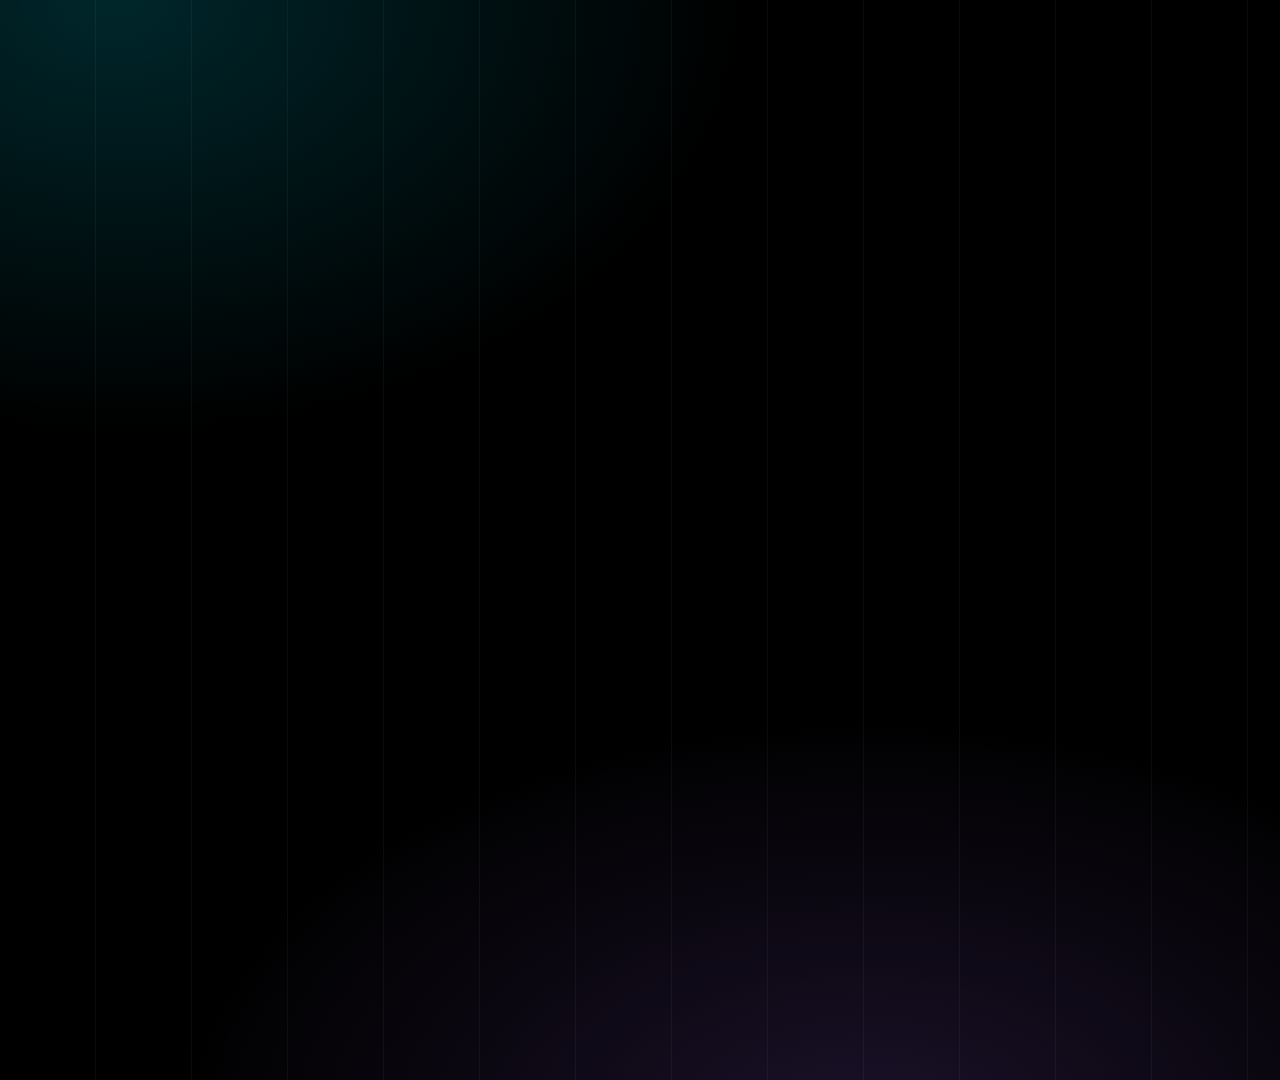
<file: video/showcase.html>
<!doctype html>
<html><head><meta charset="utf-8">
<style>
html,body{margin:0;width:1920px;height:1080px;overflow:hidden;background:#000000}
#root{position:relative;width:1920px;height:1080px;overflow:hidden;background:#000000;color:#F4F6FF;font-family:"Helvetica Neue",Arial,sans-serif}
.abs{position:absolute}
.serif{font-family:ui-rounded,"SF Pro Rounded",system-ui,sans-serif}
.mono{font-family:Menlo,Courier,monospace}
.warp{position:absolute;inset:0;background-image:repeating-linear-gradient(90deg,transparent 0 95px,rgba(244,246,255,.045) 95px 96px)}
.row{position:absolute;left:90px;width:800px;padding:10px 16px 10px 20px;font-size:28px;line-height:1.3;border-left:5px solid #00E5FF;border-radius:4px;box-sizing:border-box}
.row b{font:600 17px Menlo,monospace;opacity:.6;margin-right:10px}
.item{position:absolute;left:1010px;width:820px;padding:12px 18px;font-size:27px;line-height:1.3;border-radius:10px;border:1.5px solid rgba(244,246,255,.22);box-sizing:border-box}
.item small{font:15px Menlo,monospace;opacity:.6;margin-left:8px}
.h{position:absolute;font:700 34px ui-rounded,system-ui,sans-serif;color:#00E5FF}

/* neon night: black stage, neon edges, rounded everything */
#root{background:radial-gradient(900px 620px at 6% 0,rgba(0,229,255,.17),transparent 70%),radial-gradient(900px 620px at 98% 30%,rgba(255,43,214,.15),transparent 70%),radial-gradient(1000px 600px at 45% 105%,rgba(166,107,255,.16),transparent 70%),#000!important}
.tile{border:2px solid rgba(0,229,255,.45);border-radius:38px!important}
.row{border:2px solid rgba(0,229,255,.28);border-radius:24px!important;background:#0B0B12}
.item{border:2px solid rgba(166,107,255,.55)!important;border-radius:24px!important}
.node{box-shadow:0 0 22px rgba(0,229,255,.2)}
#rib,#rib2{border:2px solid rgba(0,229,255,.7)!important;border-radius:44px!important;box-shadow:0 0 60px rgba(0,229,255,.35)!important}
#s4 .abs[style*="width:1200px"]{border:2px solid rgba(0,229,255,.7)!important;border-radius:44px!important;box-shadow:0 0 60px rgba(0,229,255,.35)!important}
#s2 .abs[style*="width:1500px;height:560px"]{border:2px solid rgba(166,107,255,.6);border-radius:48px!important;box-shadow:0 0 70px rgba(166,107,255,.28)!important}
#mac{border:2px solid rgba(166,107,255,.7)!important;border-radius:40px!important;box-shadow:0 0 70px rgba(166,107,255,.28)}
#s4card,#card6{border:2px solid rgba(61,255,168,.65);border-radius:48px!important;box-shadow:0 0 70px rgba(61,255,168,.25)!important}
#rc{border:2px solid rgba(61,255,168,.65);border-radius:40px;box-shadow:0 0 60px rgba(61,255,168,.22)!important}
#toast{border:2px solid #FF2BD6!important;border-radius:36px!important;box-shadow:0 0 50px rgba(255,43,214,.35)!important}
#d1{border:2px solid rgba(0,229,255,.65);border-radius:40px!important;box-shadow:0 0 50px rgba(0,229,255,.25)!important}
#d2{border:2px solid rgba(255,43,214,.65);border-radius:40px!important;box-shadow:0 0 50px rgba(255,43,214,.25)!important}
.bub{box-shadow:0 0 30px rgba(0,229,255,.5)!important;border-radius:999px!important}
#cap span{border:1.5px solid rgba(166,107,255,.55);border-radius:999px!important}
#ul,#ul4{background:linear-gradient(90deg,#00E5FF,#FF2BD6)!important;border-radius:999px;box-shadow:0 0 16px #00E5FF}
#t1,#e1,#t7{background:linear-gradient(95deg,#00E5FF,#FF2BD6);-webkit-background-clip:text;background-clip:text;color:transparent;font-weight:800}
#logo,#logo7{filter:drop-shadow(0 0 18px rgba(0,229,255,.8))}
</style></head>
<body>
<div id="root">
  <div class="warp"></div>
  <div id="s1" class="abs" style="inset:0">
    <svg class="abs" id="logo" style="left:810px;top:230px" width="300" height="300" viewBox="0 0 32 32"><circle cx="16" cy="16" r="12.5" fill="none" stroke="#00E5FF" stroke-width="2.2" id="ring" pathLength="1" stroke-dasharray="1" stroke-dashoffset="1"/><path d="M8 16c3-8 5 8 8 0s5 8 8 0" fill="none" stroke="#F4F6FF" stroke-width="2" stroke-linecap="round" pathLength="1" stroke-dasharray="1" stroke-dashoffset="1" id="wv"/></svg>
    <div id="t1" class="abs serif" style="left:0;width:1920px;top:560px;text-align:center;font-size:120px;font-weight:700;letter-spacing:-2px">Chitter</div>
    <div id="t2" class="abs serif" style="left:0;width:1920px;top:720px;text-align:center;font-size:48px;color:#00E5FF;font-style:italic">Catch every word. Keep what matters.</div>
    <div id="t3" class="abs mono" style="left:0;width:1920px;top:820px;text-align:center;font-size:24px;letter-spacing:4px;opacity:.7">FREE · OPEN SOURCE · NO BOT · MAC</div>
  </div>
  <div id="s2" class="abs" style="inset:0">
    <div id="s2h" class="abs mono" style="left:90px;top:80px;font-size:26px;letter-spacing:4px;color:#3DFFA8">01 · LIVE SUBTITLES</div>
    <div id="s2t" class="abs serif" style="left:90px;top:130px;font-size:64px;font-weight:700;width:1500px">For anything your Mac plays</div>
    <div class="abs" style="left:210px;top:330px;width:1500px;height:560px;border-radius:26px;background:linear-gradient(135deg,#150A2A,#07070C);box-shadow:0 30px 80px rgba(0,0,0,.45)"></div>
    <div class="abs" style="left:250px;top:365px;width:520px;height:20px;border-radius:10px;background:rgba(244,246,255,.12)"></div>
    <div class="abs" style="left:250px;top:405px;width:360px;height:20px;border-radius:10px;background:rgba(244,246,255,.08)"></div>
    <div id="rib" class="abs" style="left:300px;top:640px;width:1320px;padding:26px 36px;border-radius:26px;background:rgba(6,6,12,.94);box-sizing:border-box">
      <div style="display:flex;align-items:center;gap:20px"><div style="width:44px;height:44px;border-radius:22px;background:#00E5FF;color:#000000;font:700 24px Helvetica,sans-serif;text-align:center;line-height:44px">A</div>
      <div id="orig" style="font-size:36px;opacity:.72;min-height:90px;line-height:1.25"></div></div>
      <div id="tr" class="serif" style="font-size:44px;color:#3DFFA8;margin-top:12px;min-height:110px;line-height:1.2"></div>
      <div id="ul" style="height:5px;background:#00E5FF;margin-top:16px;width:0"></div>
    </div>
    <div id="s2n" class="abs mono" style="left:210px;top:930px;font-size:20px;opacity:.55">Lines from a real run on this Mac · translation shown with a language pack installed</div>
  </div>
  <div id="s3" class="abs" style="inset:0">
    <div id="s3h" class="abs mono" style="left:90px;top:56px;font-size:26px;letter-spacing:4px;color:#3DFFA8">02 · PULL THE THREAD</div>
    <div id="s3t" class="abs serif" style="left:90px;top:96px;font-size:54px;font-weight:700;width:1700px">Every conclusion points to its source</div>
    <div id="rows"></div>
    <div id="items"></div>
    <svg class="abs" style="left:0;top:0" width="1920" height="1080"><path id="th" d="" fill="none" stroke="#FF2BD6" stroke-width="5" stroke-linecap="round" pathLength="1" stroke-dasharray="1" stroke-dashoffset="1" style="filter:drop-shadow(0 0 6px rgba(255,43,214,.95))"/></svg>
    <div id="s3n" class="abs mono" style="left:90px;top:1030px;font-size:19px;opacity:.5">Sample meeting · notes written on-device by Apple's model, zero API keys</div>
  </div>
  <div id="s4" class="abs" style="inset:0">
    <div id="s4h" class="abs mono" style="left:90px;top:80px;font-size:26px;letter-spacing:4px;color:#3DFFA8">03 · PRIVACY LEDGER</div>
    <div id="s4card" class="abs" style="left:260px;top:240px;width:1400px;height:520px;border-radius:26px;background:#0B0B12;box-shadow:0 30px 80px rgba(0,0,0,.45);box-sizing:border-box;padding:56px 70px">
      <div style="display:flex;align-items:center;gap:30px"><svg width="90" height="90" viewBox="0 0 24 24"><path d="M12 2l8 3v6c0 5-3.4 9.4-8 11-4.6-1.6-8-6-8-11V5z" fill="#3DFFA8"/><path d="M8 12l3 3 5-6" fill="none" stroke="#000000" stroke-width="2.2" stroke-linecap="round" stroke-linejoin="round"/></svg>
      <div class="serif" style="font-size:58px;font-weight:700">Nothing left your Mac in this meeting</div></div>
      <div id="bytes" class="mono" style="font-size:40px;margin-top:60px">Meeting data sent: 0 bytes</div>
      <div class="mono" style="font-size:24px;margin-top:40px;opacity:.65">No analytics · no accounts · no Chitter servers</div>
    </div>
  </div>
  <div id="s5" class="abs" style="inset:0">
    <div id="s5h" class="abs mono" style="left:90px;top:80px;font-size:26px;letter-spacing:4px;color:#3DFFA8">04 · COST</div>
    <div id="rc" class="abs mono" style="left:660px;top:190px;width:600px;padding:44px;background:#0B0B12;color:#F4F6FF;font-size:30px;box-sizing:border-box;box-shadow:0 30px 70px rgba(0,0,0,.5)"><div id="rl"></div></div>
  </div>
  <div id="s6" class="abs" style="inset:0">
    <div id="e1" class="abs serif" style="left:0;width:1920px;top:360px;text-align:center;font-size:110px;font-weight:700">Chitter</div>
    <div id="e2" class="abs serif" style="left:0;width:1920px;top:520px;text-align:center;font-size:50px;color:#00E5FF">Catch every word. Keep what matters.</div>
    <div id="e3" class="abs mono" style="left:0;width:1920px;top:650px;text-align:center;font-size:28px;letter-spacing:3px;opacity:.8">FREE · OPEN SOURCE · macOS 14.4+ · NOTHING LEAVES YOUR MAC</div>
  </div>
</div>
<script>
function cl(x){return x<0?0:x>1?1:x}
function ease(x){x=cl(x);return 1-Math.pow(1-x,3)}
function seg(t,a,b){return cl((t-a)/(b-a))}
function $(i){return document.getElementById(i)}
function op(el,v){el.style.opacity=v}
function tr(el,x,y){el.style.transform='translate('+x+'px,'+y+'px)'}
var S=[['s1',0,4.6],['s2',4,13.2],['s3',12.6,26.6],['s4',26,31.6],['s5',31,35],['s6',34.4,38.5]];
function vis(t){S.forEach(function(s){var el=$(s[0]);var a=seg(t,s[1],s[1]+.6),b=1-seg(t,s[2]-.6,s[2]);op(el,Math.min(a,b));el.style.display=(t<s[1]-.01||t>s[2]+.01)?'none':'block'})}
var L=[["Let's start with the launch date.",60],["I think we should move the release to the 1st of March because testing is not finished.",100],["Agreed.",60],["I will ask the design team to finish the onboarding screens by next Wednesday.",100],["Also, Priya needs to update the privacy policy before launch.",100],["Great.",60],["To summarise, we decided to move the release to March first, Daniel will follow up with design, and Priya owns the privacy policy.",140]];
var rowY=[],y=185;L.forEach(function(r){rowY.push(y);y+=r[1]+10});
L.forEach(function(r,i){var d=document.createElement('div');d.className='row';d.id='r'+i;d.style.top=rowY[i]+'px';d.style.height=r[1]+'px';d.innerHTML='<b>L'+(i+1)+'</b>'+r[0];$('rows').appendChild(d)});
var I=[["h","Decisions",185],
["d","Move the release to the 1st of March because testing is not finished.",235,'L2'],
["d","Daniel will follow up with the design team.",335,'L7'],
["d","Priya will handle the privacy policy.",415,'L7'],
["h","Action items",520],
["a","Ask the design team to finish the onboarding screens by next Wednesday — Daniel",570,'L4'],
["a","Priya updates the privacy policy before launch — Priya",690,'L5']];
I.forEach(function(it,k){var d=document.createElement('div');if(it[0]=='h'){d.className='h';d.style.left='1010px';d.style.top=it[2]+'px';d.textContent=it[1]}else{d.className='item';d.style.top=it[2]+'px';d.innerHTML=it[1]+'<small>('+it[3]+')</small>'}d.id='i'+k;$('items').appendChild(d)});
var R=[[5.2,8.2,"Let's start with the launch date.","Empecemos con la fecha de lanzamiento."],[8.6,12.6,"I think we should move the release to the 1st of March because testing is not finished.","Creo que deberíamos pasar el lanzamiento al 1 de marzo porque las pruebas no han terminado."]];
var T=[[16.6,1,1],[19.4,5,3],[22.2,6,4]];
function typed(s,t,a,cps){return s.slice(0,Math.floor(Math.max(0,t-a)*cps))}
function render(t){
 vis(t);
 $('ring').style.strokeDashoffset=1-ease(seg(t,.2,1.6));$('wv').style.strokeDashoffset=1-ease(seg(t,1,2.2));
 op($('logo'),ease(seg(t,0,.5)));
 var e=ease(seg(t,1.6,2.4));op($('t1'),e);tr($('t1'),0,(1-e)*30);
 e=ease(seg(t,2.3,3.1));op($('t2'),e);tr($('t2'),0,(1-e)*24);
 op($('t3'),ease(seg(t,3,3.7)));
 op($('s2h'),ease(seg(t,4.2,4.8)));var ee=ease(seg(t,4.4,5.2));op($('s2t'),ee);tr($('s2t'),0,(1-ee)*26);
 var cur=null;R.forEach(function(r){if(t>=r[0]&&t<r[1]+.8)cur=r});
 var rib=$('rib');
 if(cur){var a=ease(seg(t,cur[0],cur[0]+.35))*(1-seg(t,cur[1]+.2,cur[1]+.8));op(rib,a);tr(rib,0,(1-ease(seg(t,cur[0],cur[0]+.4)))*30);
  $('orig').textContent=typed(cur[2],t,cur[0]+.1,24);$('tr').textContent=typed(cur[3],t,cur[0]+.9,28);
  $('ul').style.width=(1320-72)*seg(t,cur[0],cur[1])+'px'}else{op(rib,0)}
 op($('s2n'),ease(seg(t,6,6.8)));
 op($('s3h'),ease(seg(t,12.8,13.4)));ee=ease(seg(t,13,13.8));op($('s3t'),ee);tr($('s3t'),0,(1-ee)*24);
 var act=-1;T.forEach(function(x,j){if(t>=x[0]&&t<x[0]+2.5)act=j});
 L.forEach(function(r,i){var d=$('r'+i);var a=ease(seg(t,13.6+i*.18,14.2+i*.18));op(d,a);tr(d,(1-a)*-30,0);
  var on=act>=0&&T[act][2]==i;d.style.background=on?'rgba(255,43,214,.24)':'#0B0B12';d.style.borderColor=on?'#FF2BD6':'rgba(0,229,255,.28)'});
 I.forEach(function(it,k){var d=$('i'+k);var a=ease(seg(t,14.8+k*.22,15.5+k*.22));op(d,a);tr(d,(1-a)*30,0);
  if(it[0]!='h'){var on=act>=0&&T[act][1]==k;d.style.background=on?'rgba(255,43,214,.22)':'transparent'}});
 var th=$('th');
 if(act>=0){var x=T[act],p=ease(seg(t,x[0],x[0]+.45)),fade=1-seg(t,x[0]+2,x[0]+2.5);
  var it=I[x[1]],ix=1010,iy=it[2]+34,rx=890,ry=rowY[x[2]]+L[x[2]][1]/2;
  th.setAttribute('d','M'+ix+' '+iy+' C'+(ix-130)+' '+iy+','+(rx+130)+' '+ry+','+rx+' '+ry);
  th.style.strokeDashoffset=1-p;th.style.opacity=fade}else{th.style.opacity=0}
 op($('s3n'),ease(seg(t,17,18)));
 op($('s4h'),ease(seg(t,26.2,26.8)));e=ease(seg(t,26.3,27.2));op($('s4card'),e);tr($('s4card'),0,(1-e)*40);
 $('bytes').style.opacity=ease(seg(t,28,28.6));
 op($('s5h'),ease(seg(t,31.2,31.8)));e=ease(seg(t,31.2,32));op($('rc'),e);tr($('rc'),0,(1-e)*50);
 var rl=[["Live subtitles","$0.00"],["Interpreting","$0.00"],["Meeting notes","$0.00"],["Search & export","$0.00"],["Account","none"],["TOTAL","$0.00"]];
 var h='';rl.forEach(function(r,i){var a=ease(seg(t,32+i*.25,32.4+i*.25));var big=r[0]=='TOTAL';h+='<div style="display:flex;justify-content:space-between;padding:10px 0;'+(big?'border-top:3px solid #3DFFA8;margin-top:12px;font-size:44px;font-weight:700;':'border-bottom:2px dotted rgba(169,175,203,.5);')+'opacity:'+a+'"><span>'+r[0]+'</span><span>'+r[1]+'</span></div>'});$('rl').innerHTML=h;
 e=ease(seg(t,34.8,35.6));op($('e1'),e);tr($('e1'),0,(1-e)*30);
 op($('e2'),ease(seg(t,35.4,36.2)));op($('e3'),ease(seg(t,36,36.8)));
}
window.__render=render;render(0);
</script></body></html>
</file>
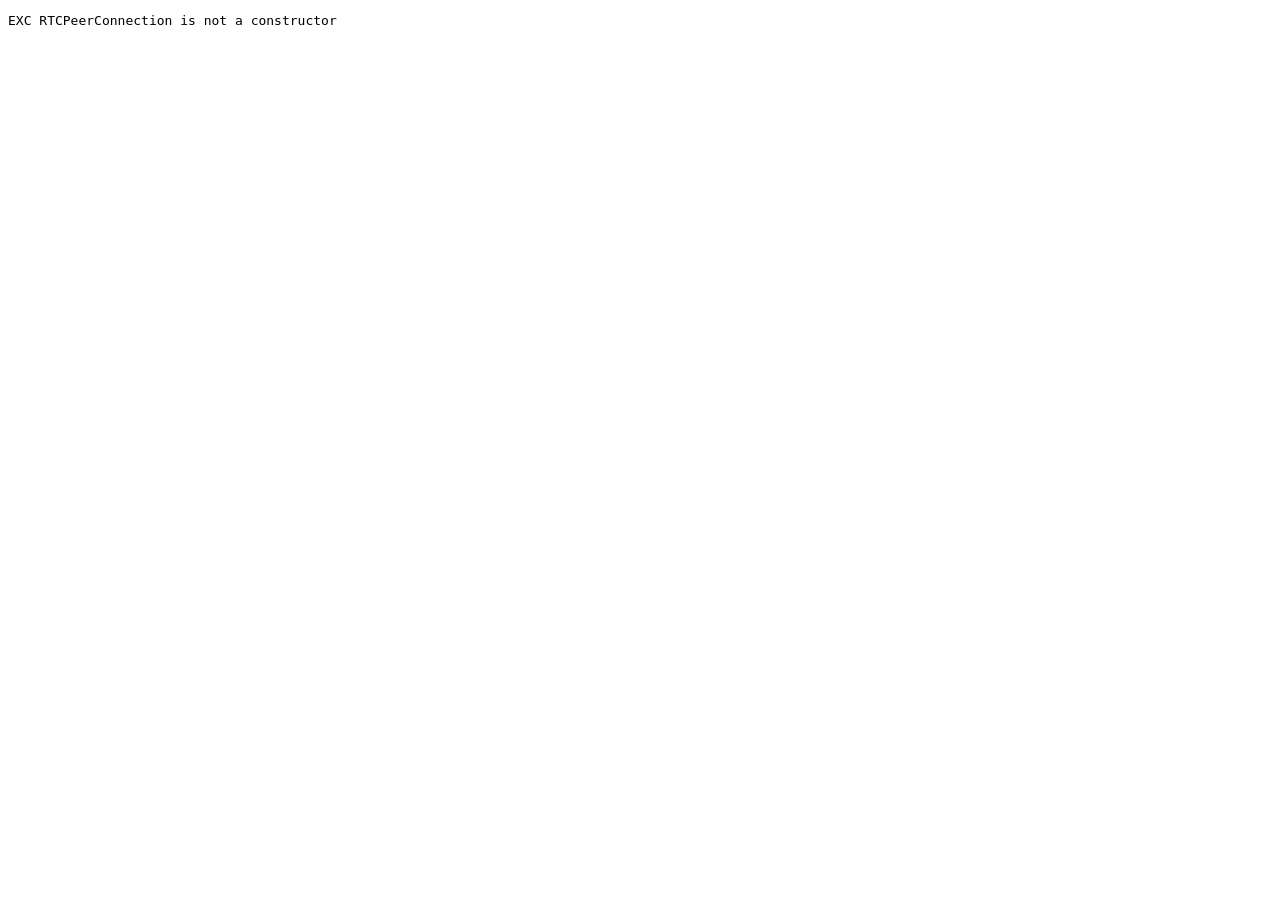
<file: extension/test/smoke.html>
<!doctype html><meta charset="utf-8">
<meta http-equiv="Content-Security-Policy" content="require-trusted-types-for 'script'">   <!-- the same rule Google Meet enforces --><title>smoke</title><body><pre id="out">running…</pre>
<script src="../core.js?v=6"></script><script src="../page.js?v=6"></script>
<script>
// A real loopback WebRTC call inside this page: peer A sends an audio tone, peer B receives it as a "remote participant".
window.addEventListener('error', e => { document.getElementById('out').textContent += '\nERROR ' + e.message; });
(async () => {
  const log = [];
  try {
    const ac = new AudioContext(); const osc = ac.createOscillator(); const dst = ac.createMediaStreamDestination(); osc.connect(dst); osc.start();
    const a = new RTCPeerConnection(), b = new RTCPeerConnection();     // both go through Chitter's wrapper
    log.push('wrapped=' + (RTCPeerConnection.toString().includes('Wrapped') || RTCPeerConnection.toString().includes('args')));
    log.push('instanceof=' + (a instanceof RTCPeerConnection));
    a.onicecandidate = e => e.candidate && b.addIceCandidate(e.candidate); b.onicecandidate = e => e.candidate && a.addIceCandidate(e.candidate);
    dst.stream.getTracks().forEach(t => a.addTrack(t, dst.stream));
    const osc2 = ac.createOscillator(); osc2.frequency.value = 330; const dst2 = ac.createMediaStreamDestination(); osc2.connect(dst2); osc2.start();
    dst2.stream.getTracks().forEach(t => a.addTrack(t, dst2.stream));     // a second participant
    await ac.resume();
    await a.setLocalDescription(await a.createOffer()); await b.setRemoteDescription(a.localDescription);
    await b.setLocalDescription(await b.createAnswer()); await a.setRemoteDescription(b.localDescription);
    await new Promise(r => setTimeout(r, 1500));
    const m = window.__chitter.mixer(); await m.ctx.resume();
    await new Promise(r => setTimeout(r, 800));
    const buf = new Float32Array(m.analyser.fftSize); m.analyser.getFloatTimeDomainData(buf);
    log.push('participantsMixed=' + m.sources.size);
    log.push('recognisers=' + window.__chitter.pipelines.size + ' [' + [...window.__chitter.pipelines.keys()].join(',') + ']');
    log.push('mixedAudioLevel=' + Math.sqrt(buf.reduce((x, v) => x + v * v, 0) / buf.length).toFixed(3) + ' context=' + m.ctx.state);
    log.push('overlayMounted=' + (document.body.lastElementChild && document.body.lastElementChild.shadowRoot === null /* closed root */));
    log.push('SpeechRecognition=' + typeof (window.SpeechRecognition || window.webkitSpeechRecognition));
  } catch (e) { log.push('EXC ' + e.message); }
  document.getElementById('out').textContent = log.join('\n'); document.title = 'DONE';
})();
</script>
</file>
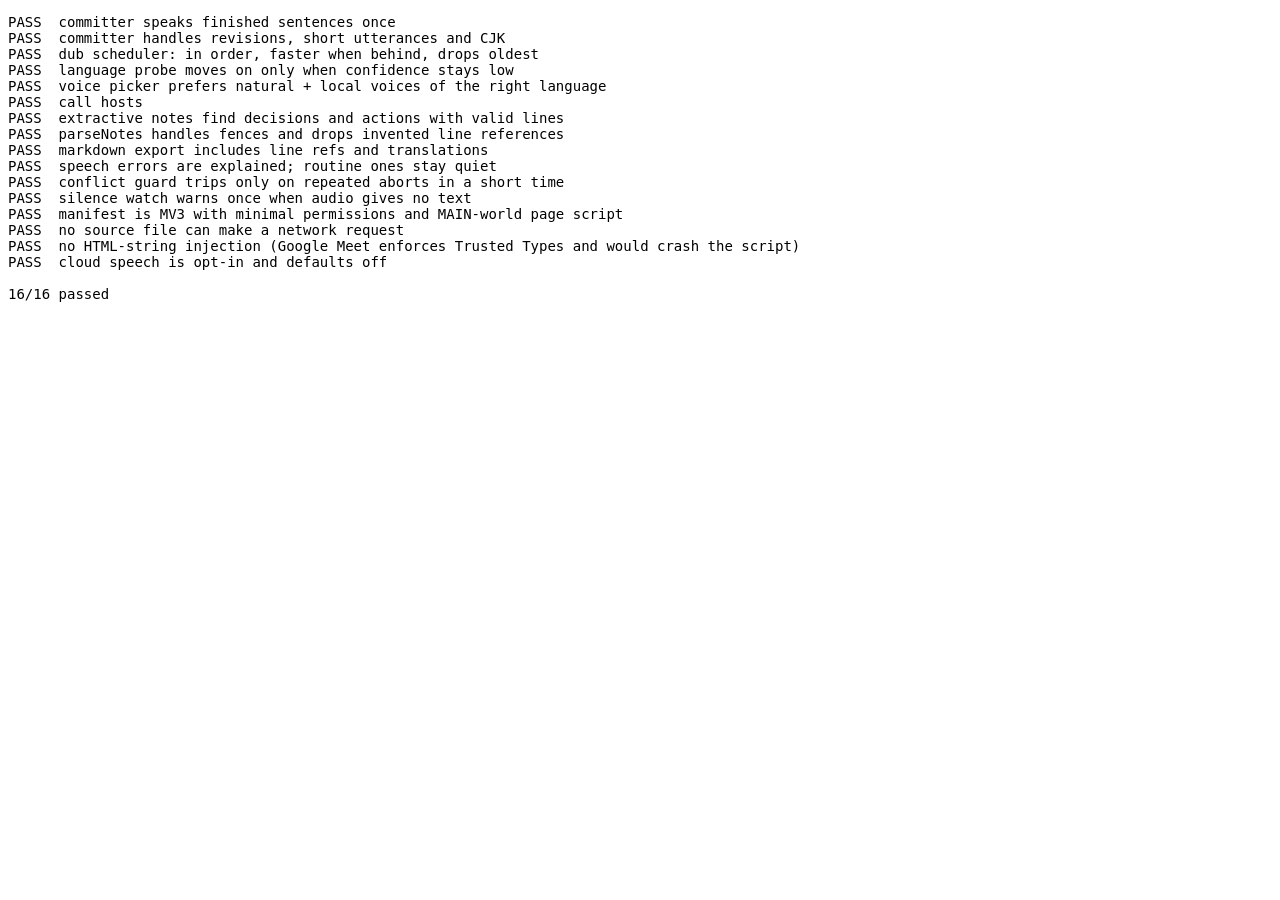
<file: extension/test/test.html>
<!doctype html><meta charset="utf-8"><title>Chitter extension tests</title>
<body style="font:14px monospace"><pre id="out">running…</pre>
<script src="../core.js?v=6"></script><script src="tests.js?v=6"></script>
</file>
<file: site/styles.css>
/* "Neon Night": true black, neon accents, rounded everything. Dark only. */
:root{color-scheme:dark;
--bg:#000;--surface:#0B0B12;--raised:#15151F;--fg:#F4F6FF;--dim:#A9AFCB;
--cyan:#00E5FF;--magenta:#FF2BD6;--mint:#3DFFA8;--yellow:#FFE600;--red:#FF3B6B;--violet:#A66BFF;
--accent-text:var(--cyan);--link:var(--cyan);
--r-s:14px;--r:22px;--r-l:30px;--pill:999px;
--serif:ui-rounded,"SF Pro Rounded","Nunito",system-ui,-apple-system,"Segoe UI",sans-serif;
--sans:system-ui,-apple-system,"Segoe UI",Roboto,sans-serif;--mono:ui-monospace,SFMono-Regular,Menlo,monospace}
*{box-sizing:border-box}html{scroll-behavior:smooth;background:var(--bg)}
body{margin:0;font:17px/1.6 var(--sans);color:var(--fg);overflow-x:hidden;
background:radial-gradient(900px 520px at 8% -4%,rgba(0,229,255,.17),transparent 65%),
radial-gradient(800px 520px at 96% 14%,rgba(255,43,214,.15),transparent 65%),
radial-gradient(900px 640px at 40% 62%,rgba(166,107,255,.10),transparent 70%),var(--bg)}
::selection{background:var(--magenta);color:#000}
::-webkit-scrollbar{width:12px;height:12px}::-webkit-scrollbar-track{background:#000}
::-webkit-scrollbar-thumb{background:#262636;border-radius:var(--pill);border:3px solid #000}
a{color:var(--link)}a:focus-visible,button:focus-visible,summary:focus-visible,select:focus-visible,[tabindex]:focus-visible{outline:3px solid var(--cyan);outline-offset:3px;border-radius:var(--r-s)}
.wrap{max-width:1040px;margin:0 auto;padding:0 22px}
header{display:flex;flex-wrap:wrap;align-items:center;justify-content:space-between;gap:10px;margin:16px 0;padding:10px 14px 10px 20px;border-radius:var(--pill);
background:rgba(11,11,18,.82);border:1px solid rgba(0,229,255,.28);box-shadow:0 0 22px rgba(0,229,255,.12)}
.logo{font:800 23px var(--serif);text-decoration:none;color:var(--fg);display:flex;align-items:center;gap:10px}
.logo svg{width:28px;height:28px;filter:drop-shadow(0 0 6px rgba(0,229,255,.8))}
nav{display:flex;flex-wrap:wrap;gap:6px;align-items:center;font-size:15px}
nav a{color:var(--fg);text-decoration:none;padding:5px 12px;border-radius:var(--pill)}
nav a:hover{background:rgba(0,229,255,.14);color:var(--cyan)}
select{font:inherit;background:var(--raised);color:var(--fg);border:1px solid rgba(0,229,255,.35);border-radius:var(--pill);padding:5px 12px}
h1,h2,h3{font-family:var(--serif);line-height:1.12;margin:0 0 .5em;letter-spacing:-.01em}
h1{font-size:clamp(40px,6.5vw,70px);font-weight:800;letter-spacing:-.025em;
background:linear-gradient(95deg,var(--cyan),#8EA8FF 45%,var(--magenta));-webkit-background-clip:text;background-clip:text;color:transparent;
filter:drop-shadow(0 0 22px rgba(0,229,255,.25))}
h2{font-size:clamp(28px,4vw,42px);text-shadow:0 0 24px rgba(166,107,255,.45)}h3{font-size:21px}
.hero{display:grid;grid-template-columns:1fr 1fr;gap:36px;align-items:center;padding:40px 0 60px}
@media(max-width:760px){.hero{grid-template-columns:1fr}header{border-radius:var(--r)}}
.lede{font-size:20px;max-width:34ch;color:#D7DBF2}
.btns{display:flex;gap:14px;flex-wrap:wrap;margin-top:22px}
.btn{display:inline-block;padding:13px 26px;border-radius:var(--pill);font-weight:700;text-decoration:none;border:2px solid var(--cyan);transition:box-shadow .2s,transform .2s}
.btn.primary{background:linear-gradient(95deg,var(--cyan),var(--magenta)) border-box;border-color:transparent;color:#000;box-shadow:0 0 26px rgba(0,229,255,.45)}
.btn.ghost{color:var(--fg);background:rgba(0,229,255,.07);box-shadow:0 0 14px rgba(0,229,255,.25)}
.btn:hover{transform:translateY(-2px);box-shadow:0 0 34px rgba(255,43,214,.55)}
.stitch{border:0;height:2px;border-radius:var(--pill);margin:56px 0;
background:linear-gradient(90deg,transparent,var(--cyan),var(--violet),var(--magenta),transparent);box-shadow:0 0 14px rgba(166,107,255,.7)}
section{padding:6px 0}
.card{background:rgba(11,11,18,.9);border:1.5px solid rgba(0,229,255,.34);border-radius:var(--r);padding:22px;position:relative;overflow-x:auto;
box-shadow:0 0 20px rgba(0,229,255,.12),inset 0 0 28px rgba(0,229,255,.04)}
.grid{display:grid;grid-template-columns:repeat(auto-fit,minmax(280px,1fr));gap:20px}
.grid>.card:nth-child(3n+2){border-color:rgba(255,43,214,.38);box-shadow:0 0 20px rgba(255,43,214,.13),inset 0 0 28px rgba(255,43,214,.04)}
.grid>.card:nth-child(3n){border-color:rgba(166,107,255,.45);box-shadow:0 0 20px rgba(166,107,255,.15),inset 0 0 28px rgba(166,107,255,.05)}
.card img{display:block;margin-bottom:8px;border-radius:var(--r-s)}
.tag{display:inline-block;font:600 12px var(--mono);text-transform:uppercase;letter-spacing:.12em;color:var(--accent-text);
border:1px solid rgba(0,229,255,.45);border-radius:var(--pill);padding:3px 12px;margin:0 0 12px;box-shadow:0 0 12px rgba(0,229,255,.25)}
/* hero art */
.art{display:grid;gap:14px}
.wave{width:100%;height:90px;filter:drop-shadow(0 0 8px rgba(0,229,255,.75))}.wave rect{fill:var(--cyan);transform-origin:center;animation:pulse 1.6s ease-in-out infinite}
.wave rect:nth-child(3n+2){fill:var(--magenta)}.wave rect:nth-child(3n){fill:var(--violet)}
.stitchin{display:grid;gap:8px}
.stitchin p{margin:0;padding:9px 16px;border-radius:var(--pill);background:var(--raised);border:1px solid rgba(61,255,168,.4);font-size:15px;opacity:0;transform:translateX(-14px);animation:stitchin 8s infinite}
.stitchin p:nth-child(2){animation-delay:.9s}.stitchin p:nth-child(3){animation-delay:1.8s}
.notescard{border-color:rgba(255,43,214,.6);box-shadow:0 0 24px rgba(255,43,214,.25);animation:fold 8s infinite}
@keyframes pulse{50%{transform:scaleY(.25)}}
@keyframes stitchin{0%{opacity:0;transform:translateX(-14px)}12%,70%{opacity:1;transform:none}85%,100%{opacity:0;transform:translateY(10px) scale(.96)}}
@keyframes fold{0%,45%{opacity:0;transform:translateY(12px)}60%,88%{opacity:1;transform:none}100%{opacity:0}}
/* ribbon demo */
.screen{background:radial-gradient(600px 260px at 50% 0,rgba(166,107,255,.28),transparent 70%),#07070C;border:1.5px solid rgba(166,107,255,.45);border-radius:var(--r-l);min-height:230px;position:relative;overflow:hidden}
.ribbon{position:absolute;left:50%;bottom:20px;transform:translateX(-50%);width:min(560px,92%);background:rgba(0,0,0,.92);border:1.5px solid rgba(0,229,255,.65);border-radius:var(--r);padding:14px 20px;box-shadow:0 0 26px rgba(0,229,255,.35);animation:ribbon 10s infinite}
.ribbon .o{color:var(--dim);font-size:14px}.ribbon .t{font:600 19px var(--serif);color:var(--mint)}
.ribbon .u{height:3px;border-radius:var(--pill);background:linear-gradient(90deg,var(--cyan),var(--magenta));box-shadow:0 0 10px var(--cyan);width:0;margin-top:8px;animation:grow 10s infinite}
@keyframes ribbon{0%,3%{opacity:0}8%,78%{opacity:1}90%,100%{opacity:0}}@keyframes grow{0%,8%{width:0}60%,100%{width:100%}}
/* pull the thread */
.thread{position:relative;display:grid;grid-template-columns:1fr 1fr;gap:28px}
.thread .card{overflow:visible}
.thread ul.card{padding:18px}
@media(max-width:700px){.thread{grid-template-columns:1fr}}
.lines p,.items li{margin:0 0 8px;padding:10px 14px;border-radius:var(--r-s);border:1px solid transparent}
.lines p{font-size:15px;background:var(--raised)}.lines p b{font:12px var(--mono);color:var(--cyan);margin-right:8px}
.lines p.on{border-color:var(--magenta);background:rgba(255,43,214,.18);box-shadow:0 0 16px rgba(255,43,214,.4)}
.items{list-style:none;padding:0;margin:0}.items li{cursor:pointer;background:var(--raised);border-color:rgba(166,107,255,.45)}
.items li:hover,.items li:focus{border-color:var(--magenta);background:rgba(255,43,214,.18);box-shadow:0 0 16px rgba(255,43,214,.4)}
#threadsvg{position:absolute;inset:0;width:100%;height:100%;pointer-events:none;overflow:visible;filter:drop-shadow(0 0 6px var(--magenta))}
#threadsvg path{stroke:var(--magenta);stroke-width:3;fill:none;stroke-linecap:round;stroke-dasharray:1;stroke-dashoffset:1;transition:stroke-dashoffset .25s ease-out}
#threadsvg path.draw{stroke-dashoffset:0}
/* ledger + receipt */
table{width:100%;border-collapse:separate;border-spacing:0 6px;font:14px var(--mono)}th,td{text-align:left;padding:9px 12px}
th{color:var(--cyan);font-weight:600}td{background:var(--raised)}
tr td:first-child{border-radius:var(--r-s) 0 0 var(--r-s)}tr td:last-child{border-radius:0 var(--r-s) var(--r-s) 0}
.banner{display:inline-block;font:700 21px var(--serif);color:var(--mint);border:1.5px solid rgba(61,255,168,.55);border-radius:var(--pill);padding:8px 22px;box-shadow:0 0 22px rgba(61,255,168,.3)}
.receipt{font:15px var(--mono);background:var(--surface);color:var(--fg);max-width:420px;padding:24px;border:1.5px solid rgba(61,255,168,.5);border-radius:var(--r);box-shadow:0 0 26px rgba(61,255,168,.2)}
.receipt div{display:flex;justify-content:space-between;border-bottom:1px dotted rgba(169,175,203,.4);padding:5px 0}.receipt .total{font-weight:700;color:var(--mint);border:0;border-top:2px solid var(--mint);margin-top:8px;font-size:19px}
.copy{display:flex;flex-wrap:wrap;gap:10px;align-items:center;background:#000;border:1px solid rgba(0,229,255,.4);border-radius:var(--r);padding:8px 10px 8px 18px;font:14px var(--mono);margin:8px 0}
.copy code{flex:1;min-width:0;white-space:normal;word-break:break-all;color:var(--mint)}
.copy button{font:700 13px var(--sans);border:0;border-radius:var(--pill);padding:7px 16px;background:var(--cyan);color:#000;cursor:pointer;box-shadow:0 0 14px rgba(0,229,255,.55)}
details{background:var(--surface);border:1px solid rgba(166,107,255,.4);border-radius:var(--r);padding:13px 20px;margin:12px 0}
details[open]{border-color:var(--magenta);box-shadow:0 0 18px rgba(255,43,214,.22)}summary{font-weight:600;cursor:pointer}
footer{padding:50px 0 70px;font-size:14px;color:var(--dim)}
.sr{position:absolute;left:-9999px}
.vid{margin:0;padding:12px}.vid video{width:100%;border-radius:var(--r-s);background:#000;display:block}.vid figcaption{font-size:14px;margin-top:8px;color:var(--dim)}
@media (prefers-reduced-motion:reduce){*,*::before,*::after{animation:none!important;transition:none!important}.stitchin p,.ribbon,.notescard{opacity:1;transform:none}.ribbon .u{width:100%}.ribbon{transform:translateX(-50%)}}
</file>
